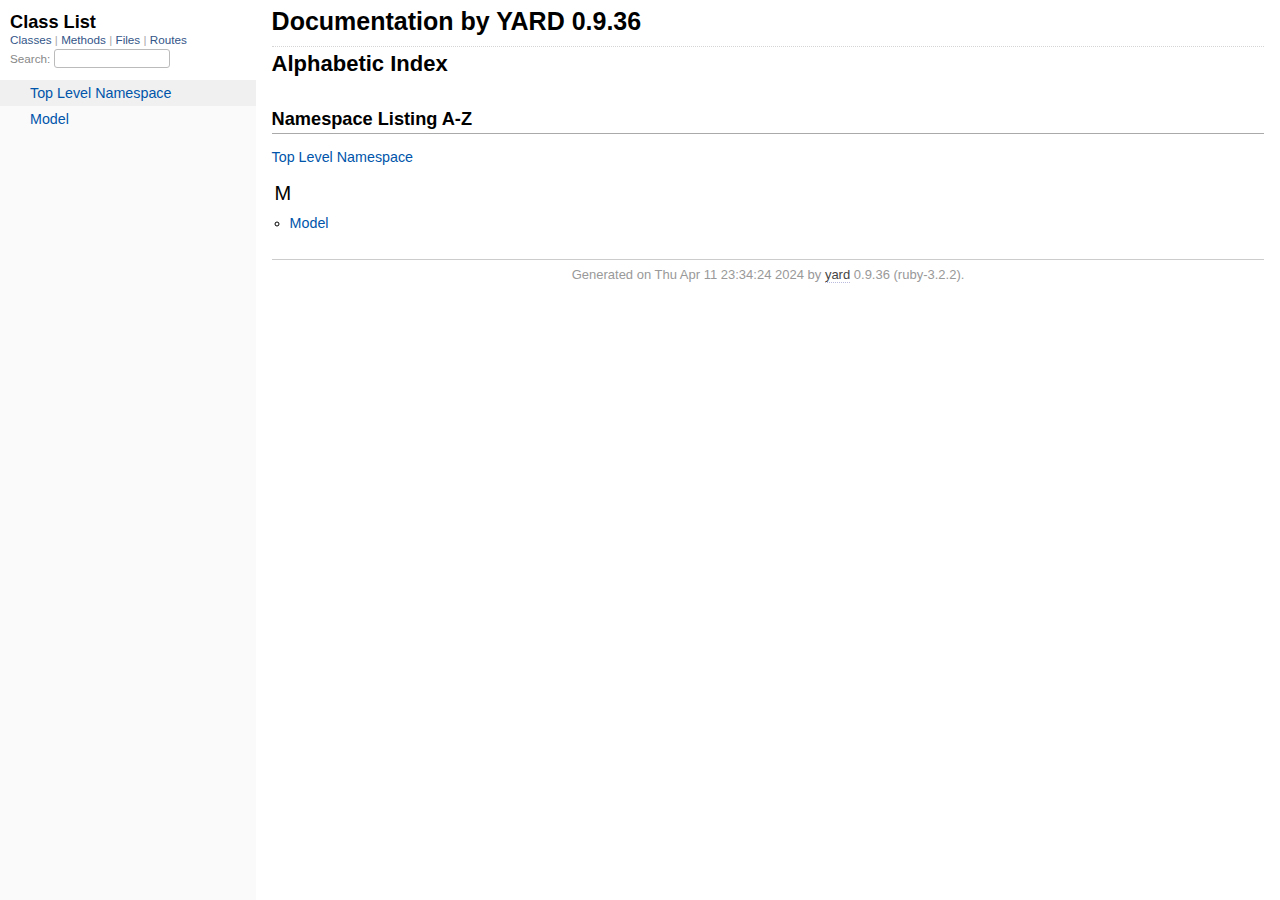
<file: doc/index.html>
<!DOCTYPE html>
<html>
  <head>
    <meta charset="utf-8">
<meta name="viewport" content="width=device-width, initial-scale=1.0">
<title>
  Documentation by YARD 0.9.36
  
</title>

  <link rel="stylesheet" href="css/style.css" type="text/css" />

  <link rel="stylesheet" href="css/common.css" type="text/css" />

<script type="text/javascript">
  pathId = null;
  relpath = '';
</script>


  <script type="text/javascript" charset="utf-8" src="js/jquery.js"></script>

  <script type="text/javascript" charset="utf-8" src="js/app.js"></script>

  <script type="text/javascript" charset="utf-8" src="js/custom.js"></script>


  </head>
  <body>
    <div class="nav_wrap">
      <iframe id="nav" src="class_list.html?1"></iframe>
      <div id="resizer"></div>
    </div>

    <div id="main" tabindex="-1">
      <div id="header">
        <div id="menu">
  
</div>

        <div id="search">
  
    <a class="full_list_link" id="class_list_link"
        href="class_list.html">

        <svg width="24" height="24">
          <rect x="0" y="4" width="24" height="4" rx="1" ry="1"></rect>
          <rect x="0" y="12" width="24" height="4" rx="1" ry="1"></rect>
          <rect x="0" y="20" width="24" height="4" rx="1" ry="1"></rect>
        </svg>
    </a>
  
</div>
        <div class="clear"></div>
      </div>

      <div id="content"><h1 class="noborder title">Documentation by YARD 0.9.36</h1>
<div id="listing">
  <h1 class="alphaindex">Alphabetic Index</h1>
  
<div class="clear"></div>
<h2>Namespace Listing A-Z</h2>


  <ul class="toplevel"><li><span class='object_link'><a href="top-level-namespace.html" title="Top Level Namespace (root)">Top Level Namespace</a></span></li></ul>



<table>
  <tr>
    <td valign='top' width="33%">
      
        
        <ul id="alpha_M" class="alpha">
          <li class="letter">M</li>
          <ul>
            
              <li>
                <span class='object_link'><a href="Model.html" title="Model (module)">Model</a></span>
                
              </li>
            
          </ul>
        </ul>
      
    </td>
  </tr>
</table>

</div>

</div>

      <div id="footer">
  Generated on Thu Apr 11 23:34:24 2024 by
  <a href="https://yardoc.org" title="Yay! A Ruby Documentation Tool" target="_parent">yard</a>
  0.9.36 (ruby-3.2.2).
</div>

    </div>
  </body>
</html>
</file>
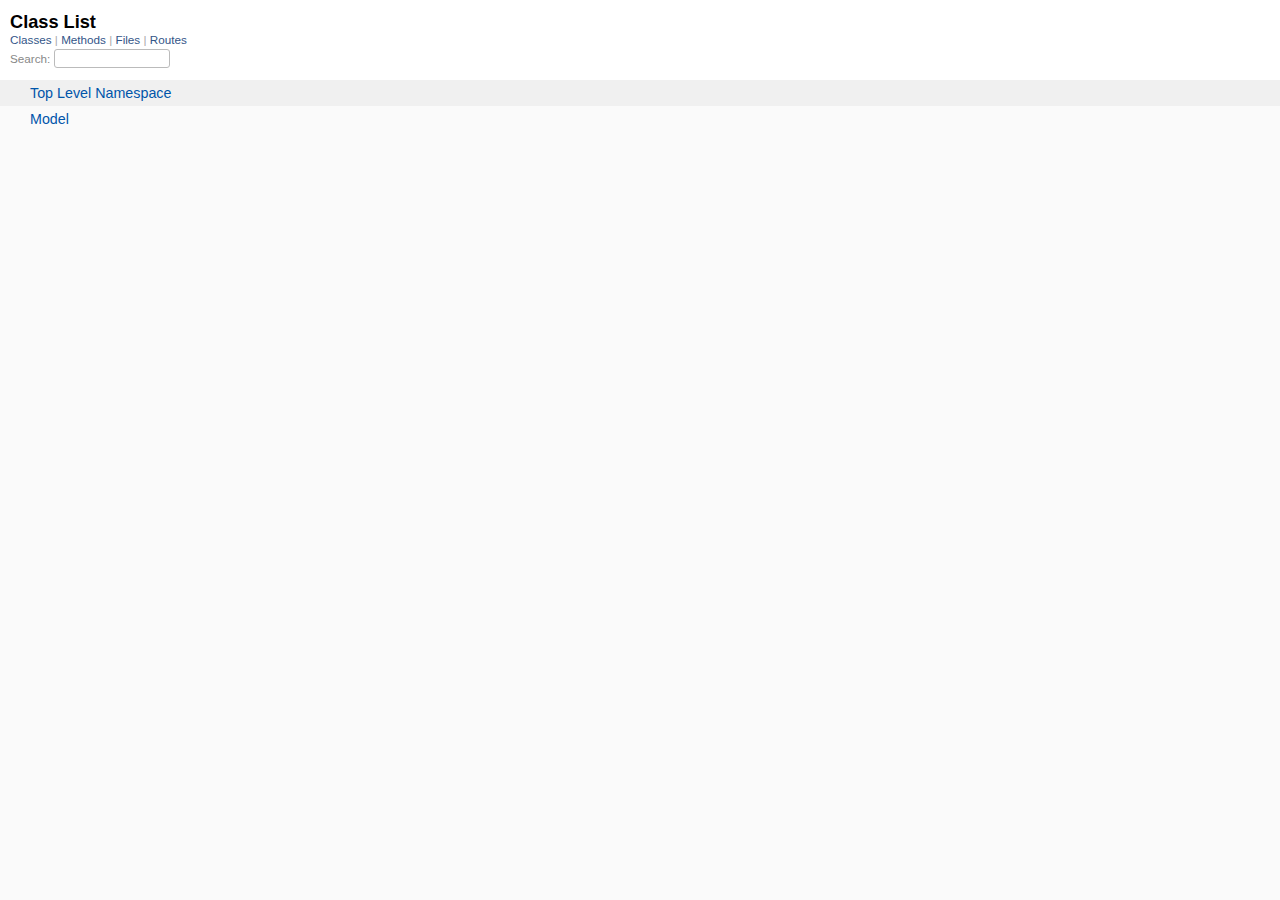
<file: doc/class_list.html>
<!DOCTYPE html>
<html>
  <head>
    <meta name="viewport" content="width=device-width, initial-scale=1.0">
    <meta charset="utf-8" />
    
      <link rel="stylesheet" href="css/full_list.css" type="text/css" media="screen" />
    
      <link rel="stylesheet" href="css/common.css" type="text/css" media="screen" />
    

    
      <script type="text/javascript" charset="utf-8" src="js/jquery.js"></script>
    
      <script type="text/javascript" charset="utf-8" src="js/full_list.js"></script>
    

    <title>Class List</title>
    <base id="base_target" target="_parent" />
  </head>
  <body>
    <div id="content">
      <div class="fixed_header">
        <h1 id="full_list_header">Class List</h1>
        <div id="full_list_nav">
          
            <span><a target="_self" href="class_list.html">
              Classes
            </a></span>
          
            <span><a target="_self" href="method_list.html">
              Methods
            </a></span>
          
            <span><a target="_self" href="file_list.html">
              Files
            </a></span>
          
            <span><a target="_self" href="route_list.html">
              Routes
            </a></span>
          
        </div>

        <div id="search">Search: <input type="text" /></div>
      </div>

      <ul id="full_list" class="class">
        <li id="object_" class="odd"><div class="item" style="padding-left:30px"><span class='object_link'><a href="top-level-namespace.html" title="Top Level Namespace (root)">Top Level Namespace</a></span></div></li>
<li id='object_Model' class='even'><div class='item' style='padding-left:30px'><span class='object_link'><a href="Model.html" title="Model (module)">Model</a></span><small class='search_info'>Top Level Namespace</small></div></li>

      </ul>
    </div>
  </body>
</html>
</file>
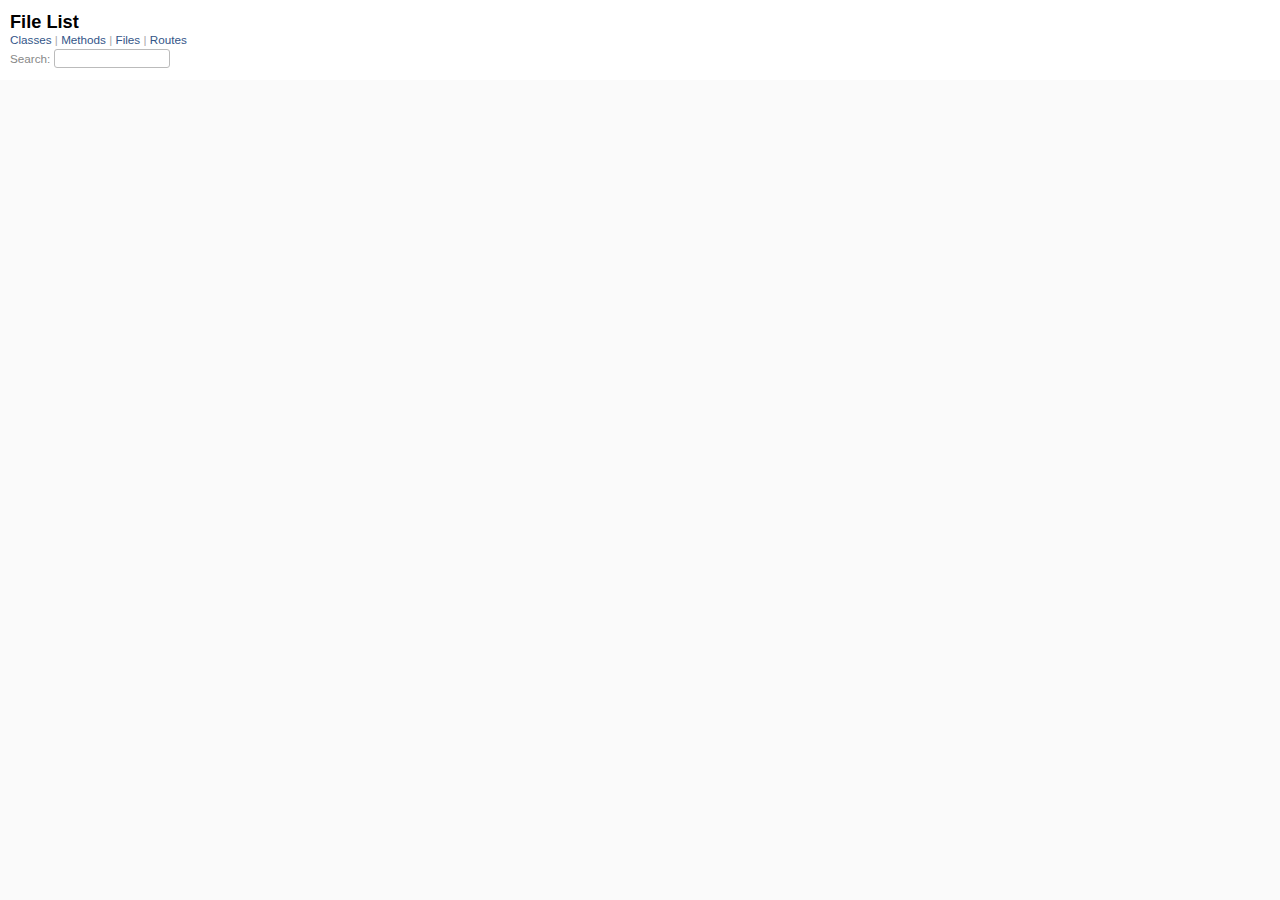
<file: doc/file_list.html>
<!DOCTYPE html>
<html>
  <head>
    <meta name="viewport" content="width=device-width, initial-scale=1.0">
    <meta charset="utf-8" />
    
      <link rel="stylesheet" href="css/full_list.css" type="text/css" media="screen" />
    
      <link rel="stylesheet" href="css/common.css" type="text/css" media="screen" />
    

    
      <script type="text/javascript" charset="utf-8" src="js/jquery.js"></script>
    
      <script type="text/javascript" charset="utf-8" src="js/full_list.js"></script>
    

    <title>File List</title>
    <base id="base_target" target="_parent" />
  </head>
  <body>
    <div id="content">
      <div class="fixed_header">
        <h1 id="full_list_header">File List</h1>
        <div id="full_list_nav">
          
            <span><a target="_self" href="class_list.html">
              Classes
            </a></span>
          
            <span><a target="_self" href="method_list.html">
              Methods
            </a></span>
          
            <span><a target="_self" href="file_list.html">
              Files
            </a></span>
          
            <span><a target="_self" href="route_list.html">
              Routes
            </a></span>
          
        </div>

        <div id="search">Search: <input type="text" /></div>
      </div>

      <ul id="full_list" class="file">
        


      </ul>
    </div>
  </body>
</html>
</file>
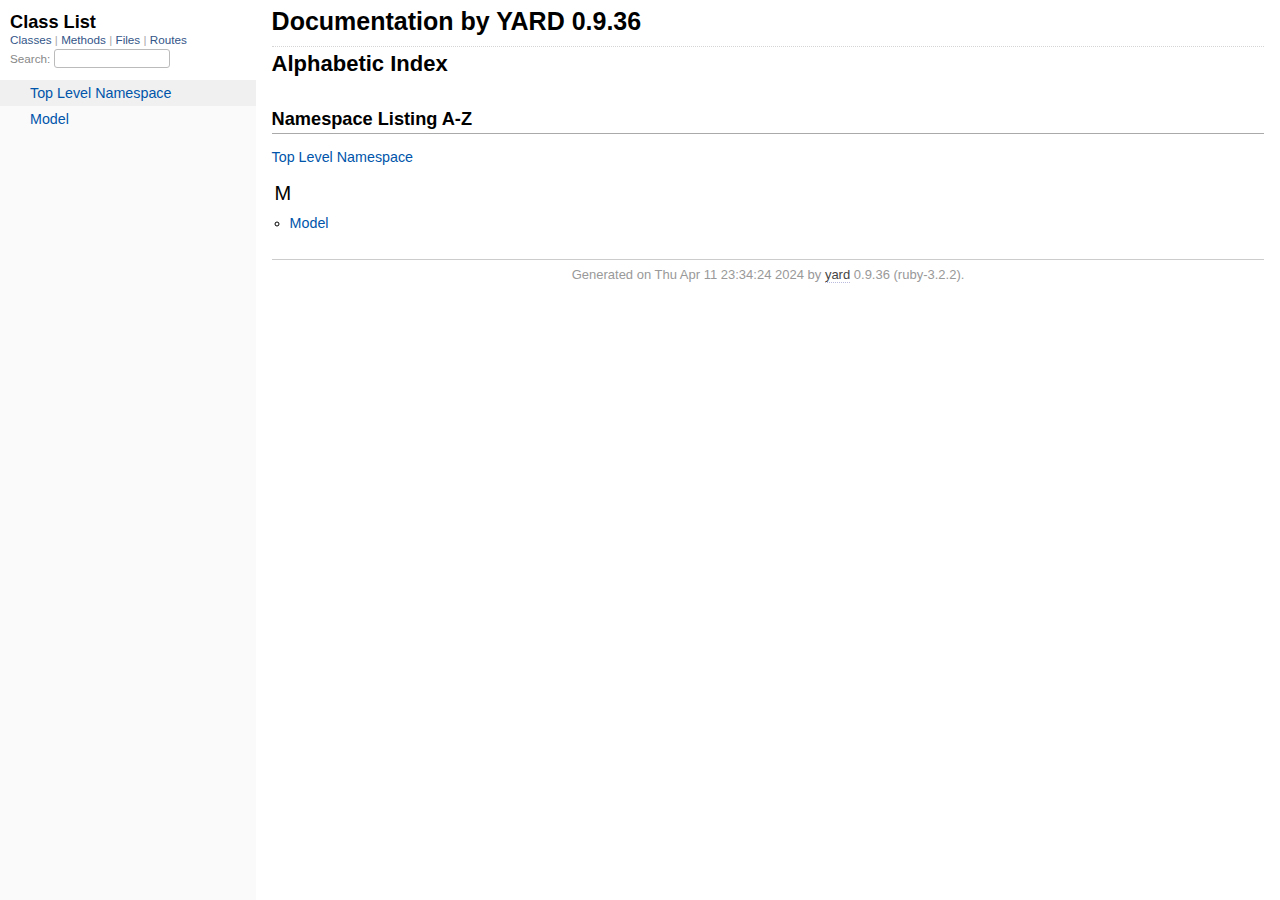
<file: doc/frames.html>
<!DOCTYPE html>
<html>
<head>
  <meta charset="utf-8">
	<title>Documentation by YARD 0.9.36</title>
</head>
<script type="text/javascript">
var mainUrl = 'index.html';
try {
    var match = decodeURIComponent(window.location.hash).match(/^#!(.+)/);
    var name = match ? match[1] : mainUrl;
    var url = new URL(name, location.href);
    window.top.location.replace(url.origin === location.origin ? name : mainUrl);
} catch (e) {
    window.top.location.replace(mainUrl);
}
</script>
<noscript>
  <h1>Oops!</h1>
  <h2>YARD requires JavaScript!</h2>
</noscript>
</html>
</file>
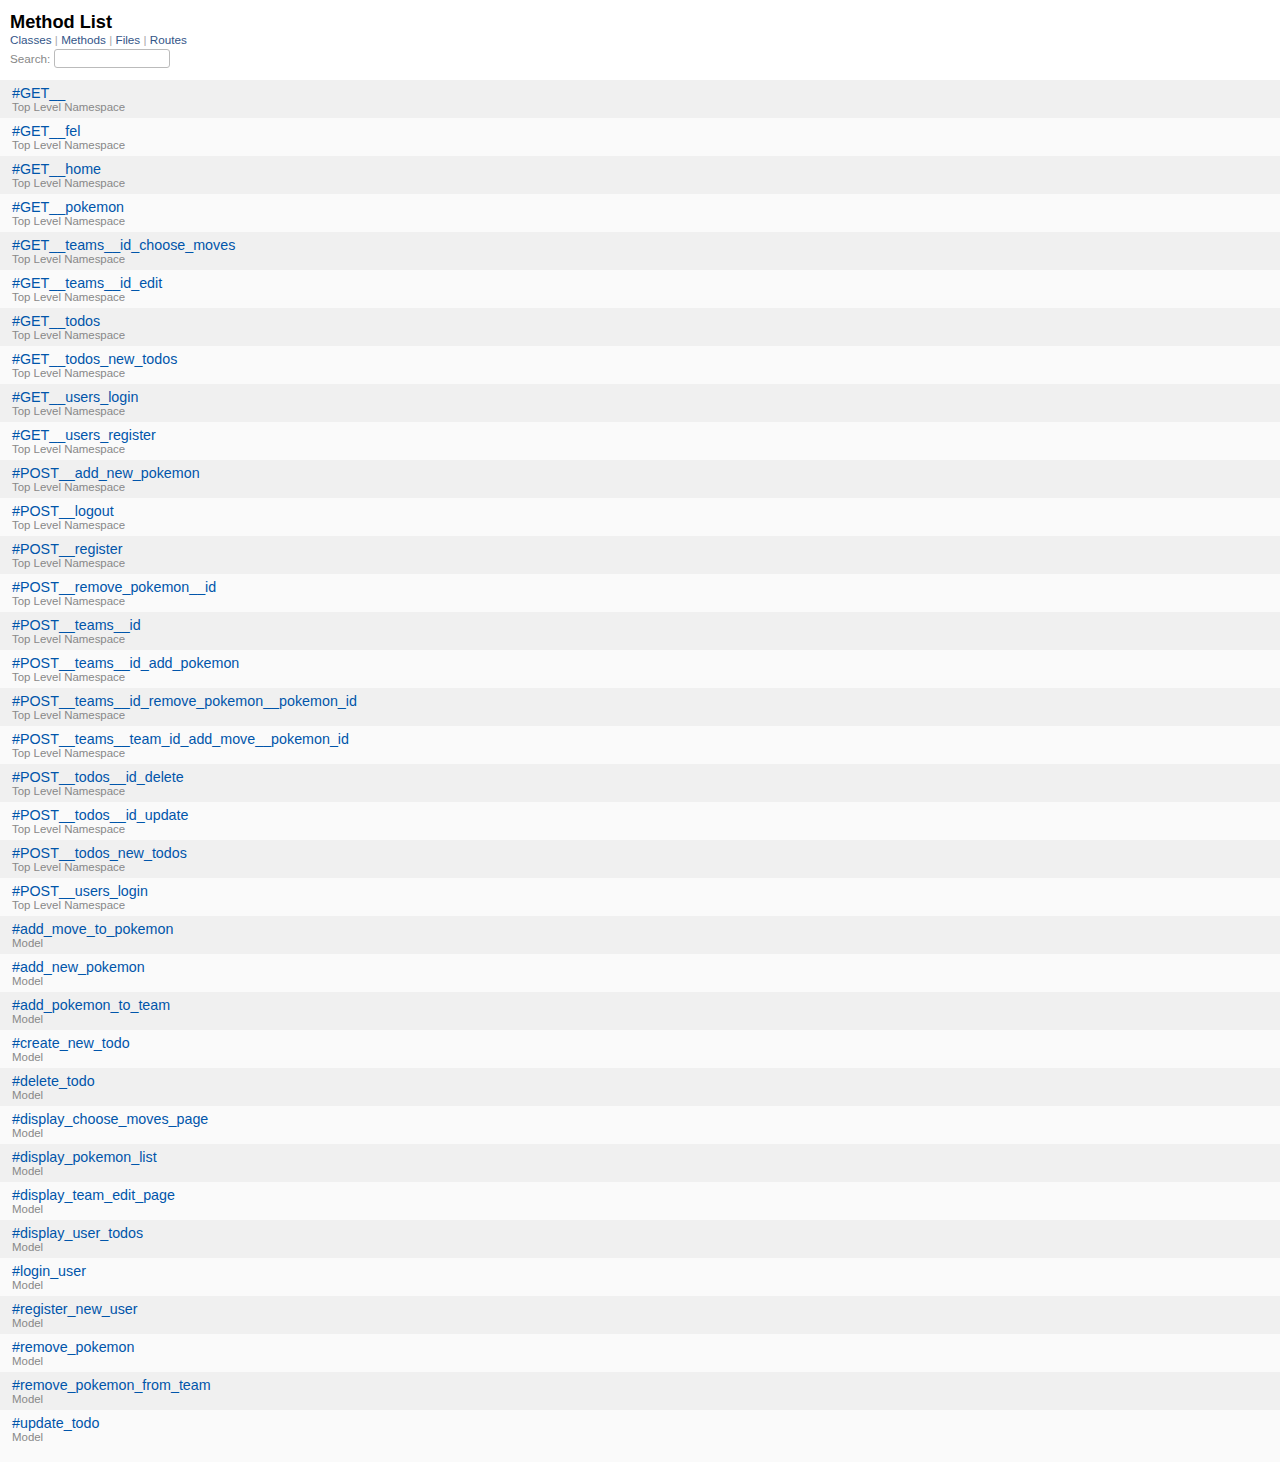
<file: doc/method_list.html>
<!DOCTYPE html>
<html>
  <head>
    <meta name="viewport" content="width=device-width, initial-scale=1.0">
    <meta charset="utf-8" />
    
      <link rel="stylesheet" href="css/full_list.css" type="text/css" media="screen" />
    
      <link rel="stylesheet" href="css/common.css" type="text/css" media="screen" />
    

    
      <script type="text/javascript" charset="utf-8" src="js/jquery.js"></script>
    
      <script type="text/javascript" charset="utf-8" src="js/full_list.js"></script>
    

    <title>Method List</title>
    <base id="base_target" target="_parent" />
  </head>
  <body>
    <div id="content">
      <div class="fixed_header">
        <h1 id="full_list_header">Method List</h1>
        <div id="full_list_nav">
          
            <span><a target="_self" href="class_list.html">
              Classes
            </a></span>
          
            <span><a target="_self" href="method_list.html">
              Methods
            </a></span>
          
            <span><a target="_self" href="file_list.html">
              Files
            </a></span>
          
            <span><a target="_self" href="route_list.html">
              Routes
            </a></span>
          
        </div>

        <div id="search">Search: <input type="text" /></div>
      </div>

      <ul id="full_list" class="method">
        

  <li class="odd ">
    <div class="item">
      <span class='object_link'><a href="top-level-namespace.html#GET__-instance_method" title="#GET__ (method)">#GET__</a></span>
      <small>Top Level Namespace</small>
    </div>
  </li>
  

  <li class="even ">
    <div class="item">
      <span class='object_link'><a href="top-level-namespace.html#GET__fel-instance_method" title="#GET__fel (method)">#GET__fel</a></span>
      <small>Top Level Namespace</small>
    </div>
  </li>
  

  <li class="odd ">
    <div class="item">
      <span class='object_link'><a href="top-level-namespace.html#GET__home-instance_method" title="#GET__home (method)">#GET__home</a></span>
      <small>Top Level Namespace</small>
    </div>
  </li>
  

  <li class="even ">
    <div class="item">
      <span class='object_link'><a href="top-level-namespace.html#GET__pokemon-instance_method" title="#GET__pokemon (method)">#GET__pokemon</a></span>
      <small>Top Level Namespace</small>
    </div>
  </li>
  

  <li class="odd ">
    <div class="item">
      <span class='object_link'><a href="top-level-namespace.html#GET__teams__id_choose_moves-instance_method" title="#GET__teams__id_choose_moves (method)">#GET__teams__id_choose_moves</a></span>
      <small>Top Level Namespace</small>
    </div>
  </li>
  

  <li class="even ">
    <div class="item">
      <span class='object_link'><a href="top-level-namespace.html#GET__teams__id_edit-instance_method" title="#GET__teams__id_edit (method)">#GET__teams__id_edit</a></span>
      <small>Top Level Namespace</small>
    </div>
  </li>
  

  <li class="odd ">
    <div class="item">
      <span class='object_link'><a href="top-level-namespace.html#GET__todos-instance_method" title="#GET__todos (method)">#GET__todos</a></span>
      <small>Top Level Namespace</small>
    </div>
  </li>
  

  <li class="even ">
    <div class="item">
      <span class='object_link'><a href="top-level-namespace.html#GET__todos_new_todos-instance_method" title="#GET__todos_new_todos (method)">#GET__todos_new_todos</a></span>
      <small>Top Level Namespace</small>
    </div>
  </li>
  

  <li class="odd ">
    <div class="item">
      <span class='object_link'><a href="top-level-namespace.html#GET__users_login-instance_method" title="#GET__users_login (method)">#GET__users_login</a></span>
      <small>Top Level Namespace</small>
    </div>
  </li>
  

  <li class="even ">
    <div class="item">
      <span class='object_link'><a href="top-level-namespace.html#GET__users_register-instance_method" title="#GET__users_register (method)">#GET__users_register</a></span>
      <small>Top Level Namespace</small>
    </div>
  </li>
  

  <li class="odd ">
    <div class="item">
      <span class='object_link'><a href="top-level-namespace.html#POST__add_new_pokemon-instance_method" title="#POST__add_new_pokemon (method)">#POST__add_new_pokemon</a></span>
      <small>Top Level Namespace</small>
    </div>
  </li>
  

  <li class="even ">
    <div class="item">
      <span class='object_link'><a href="top-level-namespace.html#POST__logout-instance_method" title="#POST__logout (method)">#POST__logout</a></span>
      <small>Top Level Namespace</small>
    </div>
  </li>
  

  <li class="odd ">
    <div class="item">
      <span class='object_link'><a href="top-level-namespace.html#POST__register-instance_method" title="#POST__register (method)">#POST__register</a></span>
      <small>Top Level Namespace</small>
    </div>
  </li>
  

  <li class="even ">
    <div class="item">
      <span class='object_link'><a href="top-level-namespace.html#POST__remove_pokemon__id-instance_method" title="#POST__remove_pokemon__id (method)">#POST__remove_pokemon__id</a></span>
      <small>Top Level Namespace</small>
    </div>
  </li>
  

  <li class="odd ">
    <div class="item">
      <span class='object_link'><a href="top-level-namespace.html#POST__teams__id-instance_method" title="#POST__teams__id (method)">#POST__teams__id</a></span>
      <small>Top Level Namespace</small>
    </div>
  </li>
  

  <li class="even ">
    <div class="item">
      <span class='object_link'><a href="top-level-namespace.html#POST__teams__id_add_pokemon-instance_method" title="#POST__teams__id_add_pokemon (method)">#POST__teams__id_add_pokemon</a></span>
      <small>Top Level Namespace</small>
    </div>
  </li>
  

  <li class="odd ">
    <div class="item">
      <span class='object_link'><a href="top-level-namespace.html#POST__teams__id_remove_pokemon__pokemon_id-instance_method" title="#POST__teams__id_remove_pokemon__pokemon_id (method)">#POST__teams__id_remove_pokemon__pokemon_id</a></span>
      <small>Top Level Namespace</small>
    </div>
  </li>
  

  <li class="even ">
    <div class="item">
      <span class='object_link'><a href="top-level-namespace.html#POST__teams__team_id_add_move__pokemon_id-instance_method" title="#POST__teams__team_id_add_move__pokemon_id (method)">#POST__teams__team_id_add_move__pokemon_id</a></span>
      <small>Top Level Namespace</small>
    </div>
  </li>
  

  <li class="odd ">
    <div class="item">
      <span class='object_link'><a href="top-level-namespace.html#POST__todos__id_delete-instance_method" title="#POST__todos__id_delete (method)">#POST__todos__id_delete</a></span>
      <small>Top Level Namespace</small>
    </div>
  </li>
  

  <li class="even ">
    <div class="item">
      <span class='object_link'><a href="top-level-namespace.html#POST__todos__id_update-instance_method" title="#POST__todos__id_update (method)">#POST__todos__id_update</a></span>
      <small>Top Level Namespace</small>
    </div>
  </li>
  

  <li class="odd ">
    <div class="item">
      <span class='object_link'><a href="top-level-namespace.html#POST__todos_new_todos-instance_method" title="#POST__todos_new_todos (method)">#POST__todos_new_todos</a></span>
      <small>Top Level Namespace</small>
    </div>
  </li>
  

  <li class="even ">
    <div class="item">
      <span class='object_link'><a href="top-level-namespace.html#POST__users_login-instance_method" title="#POST__users_login (method)">#POST__users_login</a></span>
      <small>Top Level Namespace</small>
    </div>
  </li>
  

  <li class="odd ">
    <div class="item">
      <span class='object_link'><a href="Model.html#add_move_to_pokemon-instance_method" title="Model#add_move_to_pokemon (method)">#add_move_to_pokemon</a></span>
      <small>Model</small>
    </div>
  </li>
  

  <li class="even ">
    <div class="item">
      <span class='object_link'><a href="Model.html#add_new_pokemon-instance_method" title="Model#add_new_pokemon (method)">#add_new_pokemon</a></span>
      <small>Model</small>
    </div>
  </li>
  

  <li class="odd ">
    <div class="item">
      <span class='object_link'><a href="Model.html#add_pokemon_to_team-instance_method" title="Model#add_pokemon_to_team (method)">#add_pokemon_to_team</a></span>
      <small>Model</small>
    </div>
  </li>
  

  <li class="even ">
    <div class="item">
      <span class='object_link'><a href="Model.html#create_new_todo-instance_method" title="Model#create_new_todo (method)">#create_new_todo</a></span>
      <small>Model</small>
    </div>
  </li>
  

  <li class="odd ">
    <div class="item">
      <span class='object_link'><a href="Model.html#delete_todo-instance_method" title="Model#delete_todo (method)">#delete_todo</a></span>
      <small>Model</small>
    </div>
  </li>
  

  <li class="even ">
    <div class="item">
      <span class='object_link'><a href="Model.html#display_choose_moves_page-instance_method" title="Model#display_choose_moves_page (method)">#display_choose_moves_page</a></span>
      <small>Model</small>
    </div>
  </li>
  

  <li class="odd ">
    <div class="item">
      <span class='object_link'><a href="Model.html#display_pokemon_list-instance_method" title="Model#display_pokemon_list (method)">#display_pokemon_list</a></span>
      <small>Model</small>
    </div>
  </li>
  

  <li class="even ">
    <div class="item">
      <span class='object_link'><a href="Model.html#display_team_edit_page-instance_method" title="Model#display_team_edit_page (method)">#display_team_edit_page</a></span>
      <small>Model</small>
    </div>
  </li>
  

  <li class="odd ">
    <div class="item">
      <span class='object_link'><a href="Model.html#display_user_todos-instance_method" title="Model#display_user_todos (method)">#display_user_todos</a></span>
      <small>Model</small>
    </div>
  </li>
  

  <li class="even ">
    <div class="item">
      <span class='object_link'><a href="Model.html#login_user-instance_method" title="Model#login_user (method)">#login_user</a></span>
      <small>Model</small>
    </div>
  </li>
  

  <li class="odd ">
    <div class="item">
      <span class='object_link'><a href="Model.html#register_new_user-instance_method" title="Model#register_new_user (method)">#register_new_user</a></span>
      <small>Model</small>
    </div>
  </li>
  

  <li class="even ">
    <div class="item">
      <span class='object_link'><a href="Model.html#remove_pokemon-instance_method" title="Model#remove_pokemon (method)">#remove_pokemon</a></span>
      <small>Model</small>
    </div>
  </li>
  

  <li class="odd ">
    <div class="item">
      <span class='object_link'><a href="Model.html#remove_pokemon_from_team-instance_method" title="Model#remove_pokemon_from_team (method)">#remove_pokemon_from_team</a></span>
      <small>Model</small>
    </div>
  </li>
  

  <li class="even ">
    <div class="item">
      <span class='object_link'><a href="Model.html#update_todo-instance_method" title="Model#update_todo (method)">#update_todo</a></span>
      <small>Model</small>
    </div>
  </li>
  


      </ul>
    </div>
  </body>
</html>
</file>
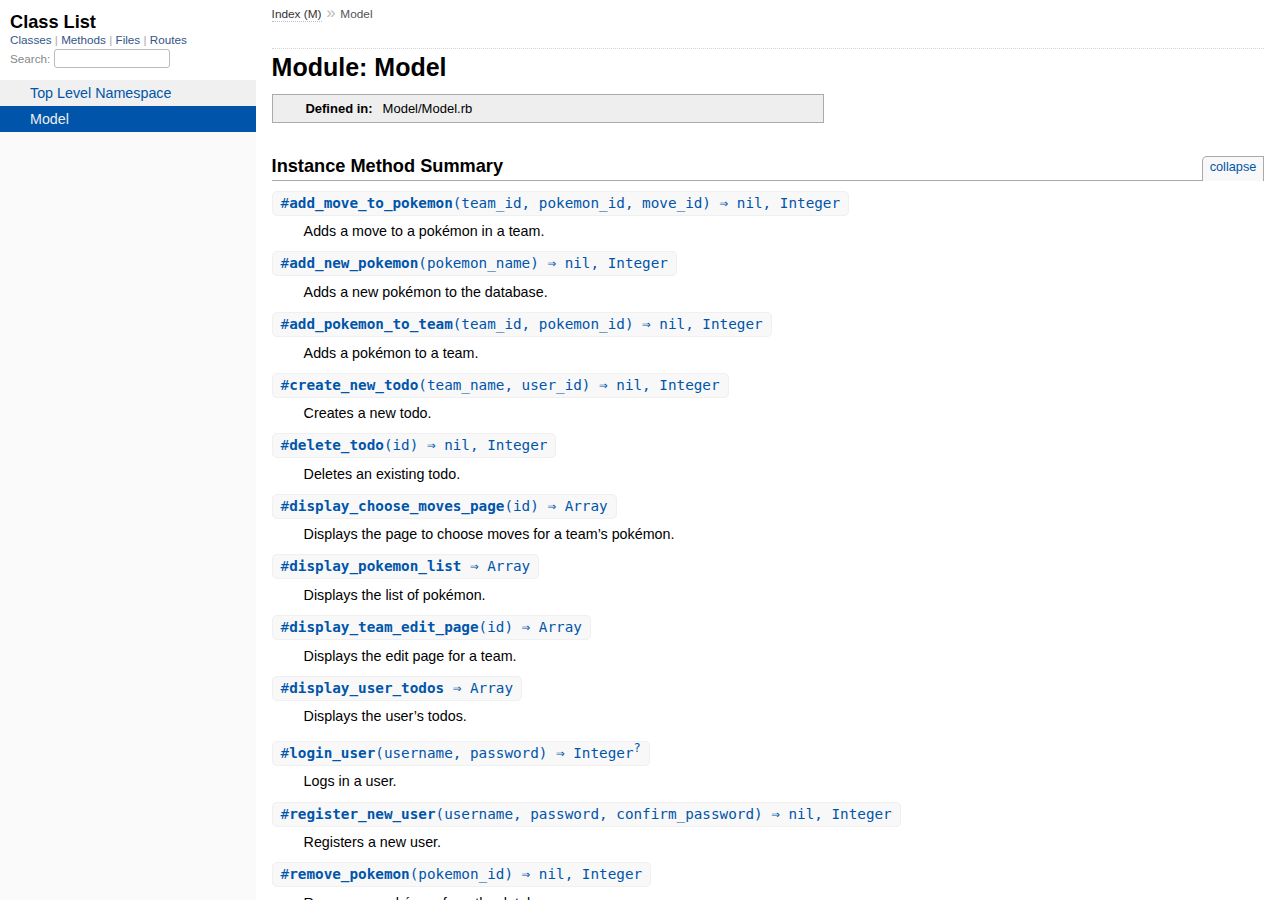
<file: doc/Model.html>
<!DOCTYPE html>
<html>
  <head>
    <meta charset="utf-8">
<meta name="viewport" content="width=device-width, initial-scale=1.0">
<title>
  Module: Model
  
    &mdash; Documentation by YARD 0.9.36
  
</title>

  <link rel="stylesheet" href="css/style.css" type="text/css" />

  <link rel="stylesheet" href="css/common.css" type="text/css" />

<script type="text/javascript">
  pathId = "Model";
  relpath = '';
</script>


  <script type="text/javascript" charset="utf-8" src="js/jquery.js"></script>

  <script type="text/javascript" charset="utf-8" src="js/app.js"></script>

  <script type="text/javascript" charset="utf-8" src="js/custom.js"></script>


  </head>
  <body>
    <div class="nav_wrap">
      <iframe id="nav" src="class_list.html?1"></iframe>
      <div id="resizer"></div>
    </div>

    <div id="main" tabindex="-1">
      <div id="header">
        <div id="menu">
  
    <a href="_index.html">Index (M)</a> &raquo;
    
    
    <span class="title">Model</span>
  
</div>

        <div id="search">
  
    <a class="full_list_link" id="class_list_link"
        href="class_list.html">

        <svg width="24" height="24">
          <rect x="0" y="4" width="24" height="4" rx="1" ry="1"></rect>
          <rect x="0" y="12" width="24" height="4" rx="1" ry="1"></rect>
          <rect x="0" y="20" width="24" height="4" rx="1" ry="1"></rect>
        </svg>
    </a>
  
</div>
        <div class="clear"></div>
      </div>

      <div id="content"><h1>Module: Model
  
  
  
</h1>
<div class="box_info">
  

  
  
  
  
  

  

  
  <dl>
    <dt>Defined in:</dt>
    <dd>Model/Model.rb</dd>
  </dl>
  
</div>








  
    <h2>
      Instance Method Summary
      <small><a href="#" class="summary_toggle">collapse</a></small>
    </h2>

    <ul class="summary">
      
        <li class="public ">
  <span class="summary_signature">
    
      <a href="#add_move_to_pokemon-instance_method" title="#add_move_to_pokemon (instance method)">#<strong>add_move_to_pokemon</strong>(team_id, pokemon_id, move_id)  &#x21d2; nil, Integer </a>
    

    
  </span>
  
  
  
  
  
  
  

  
    <span class="summary_desc"><div class='inline'>
<p>Adds a move to a pokémon in a team.</p>
</div></span>
  
</li>

      
        <li class="public ">
  <span class="summary_signature">
    
      <a href="#add_new_pokemon-instance_method" title="#add_new_pokemon (instance method)">#<strong>add_new_pokemon</strong>(pokemon_name)  &#x21d2; nil, Integer </a>
    

    
  </span>
  
  
  
  
  
  
  

  
    <span class="summary_desc"><div class='inline'>
<p>Adds a new pokémon to the database.</p>
</div></span>
  
</li>

      
        <li class="public ">
  <span class="summary_signature">
    
      <a href="#add_pokemon_to_team-instance_method" title="#add_pokemon_to_team (instance method)">#<strong>add_pokemon_to_team</strong>(team_id, pokemon_id)  &#x21d2; nil, Integer </a>
    

    
  </span>
  
  
  
  
  
  
  

  
    <span class="summary_desc"><div class='inline'>
<p>Adds a pokémon to a team.</p>
</div></span>
  
</li>

      
        <li class="public ">
  <span class="summary_signature">
    
      <a href="#create_new_todo-instance_method" title="#create_new_todo (instance method)">#<strong>create_new_todo</strong>(team_name, user_id)  &#x21d2; nil, Integer </a>
    

    
  </span>
  
  
  
  
  
  
  

  
    <span class="summary_desc"><div class='inline'>
<p>Creates a new todo.</p>
</div></span>
  
</li>

      
        <li class="public ">
  <span class="summary_signature">
    
      <a href="#delete_todo-instance_method" title="#delete_todo (instance method)">#<strong>delete_todo</strong>(id)  &#x21d2; nil, Integer </a>
    

    
  </span>
  
  
  
  
  
  
  

  
    <span class="summary_desc"><div class='inline'>
<p>Deletes an existing todo.</p>
</div></span>
  
</li>

      
        <li class="public ">
  <span class="summary_signature">
    
      <a href="#display_choose_moves_page-instance_method" title="#display_choose_moves_page (instance method)">#<strong>display_choose_moves_page</strong>(id)  &#x21d2; Array </a>
    

    
  </span>
  
  
  
  
  
  
  

  
    <span class="summary_desc"><div class='inline'>
<p>Displays the page to choose moves for a team’s pokémon.</p>
</div></span>
  
</li>

      
        <li class="public ">
  <span class="summary_signature">
    
      <a href="#display_pokemon_list-instance_method" title="#display_pokemon_list (instance method)">#<strong>display_pokemon_list</strong>  &#x21d2; Array </a>
    

    
  </span>
  
  
  
  
  
  
  

  
    <span class="summary_desc"><div class='inline'>
<p>Displays the list of pokémon.</p>
</div></span>
  
</li>

      
        <li class="public ">
  <span class="summary_signature">
    
      <a href="#display_team_edit_page-instance_method" title="#display_team_edit_page (instance method)">#<strong>display_team_edit_page</strong>(id)  &#x21d2; Array </a>
    

    
  </span>
  
  
  
  
  
  
  

  
    <span class="summary_desc"><div class='inline'>
<p>Displays the edit page for a team.</p>
</div></span>
  
</li>

      
        <li class="public ">
  <span class="summary_signature">
    
      <a href="#display_user_todos-instance_method" title="#display_user_todos (instance method)">#<strong>display_user_todos</strong>  &#x21d2; Array </a>
    

    
  </span>
  
  
  
  
  
  
  

  
    <span class="summary_desc"><div class='inline'>
<p>Displays the user’s todos.</p>
</div></span>
  
</li>

      
        <li class="public ">
  <span class="summary_signature">
    
      <a href="#login_user-instance_method" title="#login_user (instance method)">#<strong>login_user</strong>(username, password)  &#x21d2; Integer<sup>?</sup> </a>
    

    
  </span>
  
  
  
  
  
  
  

  
    <span class="summary_desc"><div class='inline'>
<p>Logs in a user.</p>
</div></span>
  
</li>

      
        <li class="public ">
  <span class="summary_signature">
    
      <a href="#register_new_user-instance_method" title="#register_new_user (instance method)">#<strong>register_new_user</strong>(username, password, confirm_password)  &#x21d2; nil, Integer </a>
    

    
  </span>
  
  
  
  
  
  
  

  
    <span class="summary_desc"><div class='inline'>
<p>Registers a new user.</p>
</div></span>
  
</li>

      
        <li class="public ">
  <span class="summary_signature">
    
      <a href="#remove_pokemon-instance_method" title="#remove_pokemon (instance method)">#<strong>remove_pokemon</strong>(pokemon_id)  &#x21d2; nil, Integer </a>
    

    
  </span>
  
  
  
  
  
  
  

  
    <span class="summary_desc"><div class='inline'>
<p>Removes a pokémon from the database.</p>
</div></span>
  
</li>

      
        <li class="public ">
  <span class="summary_signature">
    
      <a href="#remove_pokemon_from_team-instance_method" title="#remove_pokemon_from_team (instance method)">#<strong>remove_pokemon_from_team</strong>(team_id, pokemon_id)  &#x21d2; nil, Integer </a>
    

    
  </span>
  
  
  
  
  
  
  

  
    <span class="summary_desc"><div class='inline'></div></span>
  
</li>

      
        <li class="public ">
  <span class="summary_signature">
    
      <a href="#update_todo-instance_method" title="#update_todo (instance method)">#<strong>update_todo</strong>(id, team_name)  &#x21d2; nil, Integer </a>
    

    
  </span>
  
  
  
  
  
  
  

  
    <span class="summary_desc"><div class='inline'>
<p>Updates an existing todo.</p>
</div></span>
  
</li>

      
    </ul>
  



  <div id="instance_method_details" class="method_details_list">
    <h2>Instance Method Details</h2>

    
      <div class="method_details first">
  <h3 class="signature first" id="add_move_to_pokemon-instance_method">
  
    #<strong>add_move_to_pokemon</strong>(team_id, pokemon_id, move_id)  &#x21d2; <tt>nil</tt>, <tt>Integer</tt> 
  

  

  
</h3><div class="docstring">
  <div class="discussion">
    
<p>Adds a move to a pokémon in a team</p>


  </div>
</div>
<div class="tags">
  <p class="tag_title">Parameters:</p>
<ul class="param">
  
    <li>
      
        <span class='name'>team_id</span>
      
      
        <span class='type'>(<tt>Integer</tt>)</span>
      
      
      
        &mdash;
        <div class='inline'>
<p>The ID of the team</p>
</div>
      
    </li>
  
    <li>
      
        <span class='name'>pokemon_id</span>
      
      
        <span class='type'>(<tt>Integer</tt>)</span>
      
      
      
        &mdash;
        <div class='inline'>
<p>The ID of the pokémon</p>
</div>
      
    </li>
  
    <li>
      
        <span class='name'>move_id</span>
      
      
        <span class='type'>(<tt>Integer</tt>)</span>
      
      
      
        &mdash;
        <div class='inline'>
<p>The ID of the move to be added</p>
</div>
      
    </li>
  
</ul>

<p class="tag_title">Returns:</p>
<ul class="return">
  
    <li>
      
      
        <span class='type'>(<tt>nil</tt>)</span>
      
      
      
    </li>
  
    <li>
      
      
        <span class='type'>(<tt>Integer</tt>)</span>
      
      
      
        &mdash;
        <div class='inline'>
<p>The number of rows affected if addition is successful</p>
</div>
      
    </li>
  
</ul>



</div><table class="source_code">
  <tr>
    <td>
      <pre class="lines">


207
208
209
210
211</pre>
    </td>
    <td>
      <pre class="code"><span class="info file"># File 'Model/Model.rb', line 207</span>

<span class='kw'>def</span> <span class='id identifier rubyid_add_move_to_pokemon'>add_move_to_pokemon</span><span class='lparen'>(</span><span class='id identifier rubyid_team_id'>team_id</span><span class='comma'>,</span> <span class='id identifier rubyid_pokemon_id'>pokemon_id</span><span class='comma'>,</span> <span class='id identifier rubyid_move_id'>move_id</span><span class='rparen'>)</span>
  <span class='id identifier rubyid_db'>db</span> <span class='op'>=</span> <span class='const'>SQLite3</span><span class='op'>::</span><span class='const'>Database</span><span class='period'>.</span><span class='id identifier rubyid_new'>new</span><span class='lparen'>(</span><span class='tstring'><span class='tstring_beg'>&quot;</span><span class='tstring_content'>Data/Pokemon.db</span><span class='tstring_end'>&quot;</span></span><span class='rparen'>)</span>
  <span class='id identifier rubyid_db'>db</span><span class='period'>.</span><span class='id identifier rubyid_execute'>execute</span><span class='lparen'>(</span><span class='tstring'><span class='tstring_beg'>&quot;</span><span class='tstring_content'>INSERT INTO Moves_Pokemon(team_id, pokemon_id, move_id) VALUES (?, ?, ?)</span><span class='tstring_end'>&quot;</span></span><span class='comma'>,</span> <span class='lbracket'>[</span><span class='id identifier rubyid_team_id'>team_id</span><span class='comma'>,</span> <span class='id identifier rubyid_pokemon_id'>pokemon_id</span><span class='comma'>,</span> <span class='id identifier rubyid_move_id'>move_id</span><span class='rbracket'>]</span><span class='rparen'>)</span>
  <span class='id identifier rubyid_redirect'>redirect</span><span class='lparen'>(</span><span class='tstring'><span class='tstring_beg'>&quot;</span><span class='tstring_content'>/teams/</span><span class='embexpr_beg'>#{</span><span class='id identifier rubyid_team_id'>team_id</span><span class='embexpr_end'>}</span><span class='tstring_content'>/edit</span><span class='tstring_end'>&quot;</span></span><span class='rparen'>)</span>
<span class='kw'>end</span></pre>
    </td>
  </tr>
</table>
</div>
    
      <div class="method_details ">
  <h3 class="signature " id="add_new_pokemon-instance_method">
  
    #<strong>add_new_pokemon</strong>(pokemon_name)  &#x21d2; <tt>nil</tt>, <tt>Integer</tt> 
  

  

  
</h3><div class="docstring">
  <div class="discussion">
    
<p>Adds a new pokémon to the database</p>


  </div>
</div>
<div class="tags">
  <p class="tag_title">Parameters:</p>
<ul class="param">
  
    <li>
      
        <span class='name'>pokemon_name</span>
      
      
        <span class='type'>(<tt>String</tt>)</span>
      
      
      
        &mdash;
        <div class='inline'>
<p>The name of the new pokémon</p>
</div>
      
    </li>
  
</ul>

<p class="tag_title">Returns:</p>
<ul class="return">
  
    <li>
      
      
        <span class='type'>(<tt>nil</tt>)</span>
      
      
      
    </li>
  
    <li>
      
      
        <span class='type'>(<tt>Integer</tt>)</span>
      
      
      
        &mdash;
        <div class='inline'>
<p>The number of rows affected if addition is successful</p>
</div>
      
    </li>
  
</ul>



</div><table class="source_code">
  <tr>
    <td>
      <pre class="lines">


97
98
99
100
101
102
103
104
105</pre>
    </td>
    <td>
      <pre class="code"><span class="info file"># File 'Model/Model.rb', line 97</span>

<span class='kw'>def</span> <span class='id identifier rubyid_add_new_pokemon'>add_new_pokemon</span><span class='lparen'>(</span><span class='id identifier rubyid_pokemon_name'>pokemon_name</span><span class='rparen'>)</span>
  <span class='kw'>if</span> <span class='id identifier rubyid_current_user_admin?'>current_user_admin?</span>
    <span class='id identifier rubyid_db'>db</span> <span class='op'>=</span> <span class='const'>SQLite3</span><span class='op'>::</span><span class='const'>Database</span><span class='period'>.</span><span class='id identifier rubyid_new'>new</span><span class='lparen'>(</span><span class='tstring'><span class='tstring_beg'>&quot;</span><span class='tstring_content'>Data/Pokemon.db</span><span class='tstring_end'>&quot;</span></span><span class='rparen'>)</span>
    <span class='id identifier rubyid_db'>db</span><span class='period'>.</span><span class='id identifier rubyid_execute'>execute</span><span class='lparen'>(</span><span class='tstring'><span class='tstring_beg'>&quot;</span><span class='tstring_content'>INSERT INTO Pokemon (name) VALUES (?)</span><span class='tstring_end'>&quot;</span></span><span class='comma'>,</span> <span class='id identifier rubyid_pokemon_name'>pokemon_name</span><span class='rparen'>)</span>
    <span class='id identifier rubyid_redirect'>redirect</span><span class='lparen'>(</span><span class='tstring'><span class='tstring_beg'>&#39;</span><span class='tstring_content'>/pokemon</span><span class='tstring_end'>&#39;</span></span><span class='rparen'>)</span>
  <span class='kw'>else</span>
    <span class='id identifier rubyid_redirect'>redirect</span><span class='lparen'>(</span><span class='tstring'><span class='tstring_beg'>&#39;</span><span class='tstring_content'>/fel</span><span class='tstring_end'>&#39;</span></span><span class='rparen'>)</span>
  <span class='kw'>end</span>
<span class='kw'>end</span></pre>
    </td>
  </tr>
</table>
</div>
    
      <div class="method_details ">
  <h3 class="signature " id="add_pokemon_to_team-instance_method">
  
    #<strong>add_pokemon_to_team</strong>(team_id, pokemon_id)  &#x21d2; <tt>nil</tt>, <tt>Integer</tt> 
  

  

  
</h3><div class="docstring">
  <div class="discussion">
    
<p>Adds a pokémon to a team</p>


  </div>
</div>
<div class="tags">
  <p class="tag_title">Parameters:</p>
<ul class="param">
  
    <li>
      
        <span class='name'>team_id</span>
      
      
        <span class='type'>(<tt>Integer</tt>)</span>
      
      
      
        &mdash;
        <div class='inline'>
<p>The ID of the team</p>
</div>
      
    </li>
  
    <li>
      
        <span class='name'>pokemon_id</span>
      
      
        <span class='type'>(<tt>Integer</tt>)</span>
      
      
      
        &mdash;
        <div class='inline'>
<p>The ID of the pokémon to be added</p>
</div>
      
    </li>
  
</ul>

<p class="tag_title">Returns:</p>
<ul class="return">
  
    <li>
      
      
        <span class='type'>(<tt>nil</tt>)</span>
      
      
      
    </li>
  
    <li>
      
      
        <span class='type'>(<tt>Integer</tt>)</span>
      
      
      
        &mdash;
        <div class='inline'>
<p>The number of rows affected if addition is successful</p>
</div>
      
    </li>
  
</ul>



</div><table class="source_code">
  <tr>
    <td>
      <pre class="lines">


181
182
183
184
185</pre>
    </td>
    <td>
      <pre class="code"><span class="info file"># File 'Model/Model.rb', line 181</span>

<span class='kw'>def</span> <span class='id identifier rubyid_add_pokemon_to_team'>add_pokemon_to_team</span><span class='lparen'>(</span><span class='id identifier rubyid_team_id'>team_id</span><span class='comma'>,</span> <span class='id identifier rubyid_pokemon_id'>pokemon_id</span><span class='rparen'>)</span>
  <span class='id identifier rubyid_db'>db</span> <span class='op'>=</span> <span class='const'>SQLite3</span><span class='op'>::</span><span class='const'>Database</span><span class='period'>.</span><span class='id identifier rubyid_new'>new</span><span class='lparen'>(</span><span class='tstring'><span class='tstring_beg'>&quot;</span><span class='tstring_content'>Data/Pokemon.db</span><span class='tstring_end'>&quot;</span></span><span class='rparen'>)</span>
  <span class='id identifier rubyid_db'>db</span><span class='period'>.</span><span class='id identifier rubyid_execute'>execute</span><span class='lparen'>(</span><span class='tstring'><span class='tstring_beg'>&quot;</span><span class='tstring_content'>INSERT INTO TeamPokemons(team_id, pokemon_id) VALUES (?, ?)</span><span class='tstring_end'>&quot;</span></span><span class='comma'>,</span> <span class='lbracket'>[</span><span class='id identifier rubyid_team_id'>team_id</span><span class='comma'>,</span> <span class='id identifier rubyid_pokemon_id'>pokemon_id</span><span class='rbracket'>]</span><span class='rparen'>)</span>
  <span class='id identifier rubyid_redirect'>redirect</span><span class='lparen'>(</span><span class='tstring'><span class='tstring_beg'>&quot;</span><span class='tstring_content'>/teams/</span><span class='embexpr_beg'>#{</span><span class='id identifier rubyid_team_id'>team_id</span><span class='embexpr_end'>}</span><span class='tstring_content'>/edit</span><span class='tstring_end'>&quot;</span></span><span class='rparen'>)</span>
<span class='kw'>end</span></pre>
    </td>
  </tr>
</table>
</div>
    
      <div class="method_details ">
  <h3 class="signature " id="create_new_todo-instance_method">
  
    #<strong>create_new_todo</strong>(team_name, user_id)  &#x21d2; <tt>nil</tt>, <tt>Integer</tt> 
  

  

  
</h3><div class="docstring">
  <div class="discussion">
    
<p>Creates a new todo</p>


  </div>
</div>
<div class="tags">
  <p class="tag_title">Parameters:</p>
<ul class="param">
  
    <li>
      
        <span class='name'>team_name</span>
      
      
        <span class='type'>(<tt>String</tt>)</span>
      
      
      
        &mdash;
        <div class='inline'>
<p>The name of the team for the todo</p>
</div>
      
    </li>
  
    <li>
      
        <span class='name'>user_id</span>
      
      
        <span class='type'>(<tt>Integer</tt>)</span>
      
      
      
        &mdash;
        <div class='inline'>
<p>The ID of the user creating the todo</p>
</div>
      
    </li>
  
</ul>

<p class="tag_title">Returns:</p>
<ul class="return">
  
    <li>
      
      
        <span class='type'>(<tt>nil</tt>)</span>
      
      
      
    </li>
  
    <li>
      
      
        <span class='type'>(<tt>Integer</tt>)</span>
      
      
      
        &mdash;
        <div class='inline'>
<p>The number of rows affected if creation is successful</p>
</div>
      
    </li>
  
</ul>



</div><table class="source_code">
  <tr>
    <td>
      <pre class="lines">


126
127
128
129
130</pre>
    </td>
    <td>
      <pre class="code"><span class="info file"># File 'Model/Model.rb', line 126</span>

<span class='kw'>def</span> <span class='id identifier rubyid_create_new_todo'>create_new_todo</span><span class='lparen'>(</span><span class='id identifier rubyid_team_name'>team_name</span><span class='comma'>,</span> <span class='id identifier rubyid_user_id'>user_id</span><span class='rparen'>)</span>
  <span class='id identifier rubyid_db'>db</span> <span class='op'>=</span> <span class='const'>SQLite3</span><span class='op'>::</span><span class='const'>Database</span><span class='period'>.</span><span class='id identifier rubyid_new'>new</span><span class='lparen'>(</span><span class='tstring'><span class='tstring_beg'>&quot;</span><span class='tstring_content'>Data/Pokemon.db</span><span class='tstring_end'>&quot;</span></span><span class='rparen'>)</span>
  <span class='id identifier rubyid_db'>db</span><span class='period'>.</span><span class='id identifier rubyid_execute'>execute</span><span class='lparen'>(</span><span class='tstring'><span class='tstring_beg'>&quot;</span><span class='tstring_content'>INSERT INTO Teams(team_name, user_id) VALUES (?,?)</span><span class='tstring_end'>&quot;</span></span><span class='comma'>,</span><span class='id identifier rubyid_team_name'>team_name</span><span class='comma'>,</span> <span class='id identifier rubyid_user_id'>user_id</span><span class='rparen'>)</span>
  <span class='id identifier rubyid_redirect'>redirect</span><span class='lparen'>(</span><span class='tstring'><span class='tstring_beg'>&#39;</span><span class='tstring_content'>/todos</span><span class='tstring_end'>&#39;</span></span><span class='rparen'>)</span>
<span class='kw'>end</span></pre>
    </td>
  </tr>
</table>
</div>
    
      <div class="method_details ">
  <h3 class="signature " id="delete_todo-instance_method">
  
    #<strong>delete_todo</strong>(id)  &#x21d2; <tt>nil</tt>, <tt>Integer</tt> 
  

  

  
</h3><div class="docstring">
  <div class="discussion">
    
<p>Deletes an existing todo</p>


  </div>
</div>
<div class="tags">
  <p class="tag_title">Parameters:</p>
<ul class="param">
  
    <li>
      
        <span class='name'>id</span>
      
      
        <span class='type'>(<tt>Integer</tt>)</span>
      
      
      
        &mdash;
        <div class='inline'>
<p>The ID of the todo to be deleted</p>
</div>
      
    </li>
  
</ul>

<p class="tag_title">Returns:</p>
<ul class="return">
  
    <li>
      
      
        <span class='type'>(<tt>nil</tt>)</span>
      
      
      
    </li>
  
    <li>
      
      
        <span class='type'>(<tt>Integer</tt>)</span>
      
      
      
        &mdash;
        <div class='inline'>
<p>The number of rows affected if deletion is successful</p>
</div>
      
    </li>
  
</ul>



</div><table class="source_code">
  <tr>
    <td>
      <pre class="lines">


151
152
153
154
155</pre>
    </td>
    <td>
      <pre class="code"><span class="info file"># File 'Model/Model.rb', line 151</span>

<span class='kw'>def</span> <span class='id identifier rubyid_delete_todo'>delete_todo</span><span class='lparen'>(</span><span class='id identifier rubyid_id'>id</span><span class='rparen'>)</span>
  <span class='id identifier rubyid_db'>db</span> <span class='op'>=</span> <span class='const'>SQLite3</span><span class='op'>::</span><span class='const'>Database</span><span class='period'>.</span><span class='id identifier rubyid_new'>new</span><span class='lparen'>(</span><span class='tstring'><span class='tstring_beg'>&quot;</span><span class='tstring_content'>Data/Pokemon.db</span><span class='tstring_end'>&quot;</span></span><span class='rparen'>)</span>
  <span class='id identifier rubyid_db'>db</span><span class='period'>.</span><span class='id identifier rubyid_execute'>execute</span><span class='lparen'>(</span><span class='tstring'><span class='tstring_beg'>&quot;</span><span class='tstring_content'>DELETE FROM Teams WHERE id = ?</span><span class='tstring_end'>&quot;</span></span><span class='comma'>,</span> <span class='id identifier rubyid_id'>id</span><span class='rparen'>)</span>
  <span class='id identifier rubyid_redirect'>redirect</span><span class='lparen'>(</span><span class='tstring'><span class='tstring_beg'>&#39;</span><span class='tstring_content'>/todos</span><span class='tstring_end'>&#39;</span></span><span class='rparen'>)</span>
<span class='kw'>end</span></pre>
    </td>
  </tr>
</table>
</div>
    
      <div class="method_details ">
  <h3 class="signature " id="display_choose_moves_page-instance_method">
  
    #<strong>display_choose_moves_page</strong>(id)  &#x21d2; <tt>Array</tt> 
  

  

  
</h3><div class="docstring">
  <div class="discussion">
    
<p>Displays the page to choose moves for a team’s pokémon</p>


  </div>
</div>
<div class="tags">
  <p class="tag_title">Parameters:</p>
<ul class="param">
  
    <li>
      
        <span class='name'>id</span>
      
      
        <span class='type'>(<tt>Integer</tt>)</span>
      
      
      
        &mdash;
        <div class='inline'>
<p>The ID of the team</p>
</div>
      
    </li>
  
</ul>

<p class="tag_title">Returns:</p>
<ul class="return">
  
    <li>
      
      
        <span class='type'>(<tt>Array</tt>)</span>
      
      
      
        &mdash;
        <div class='inline'>
<p>containing the data of the team, related pokémon, and available moves</p>
</div>
      
    </li>
  
</ul>



</div><table class="source_code">
  <tr>
    <td>
      <pre class="lines">


220
221
222
223
224
225
226
227
228
229</pre>
    </td>
    <td>
      <pre class="code"><span class="info file"># File 'Model/Model.rb', line 220</span>

<span class='kw'>def</span> <span class='id identifier rubyid_display_choose_moves_page'>display_choose_moves_page</span><span class='lparen'>(</span><span class='id identifier rubyid_id'>id</span><span class='rparen'>)</span>
  <span class='id identifier rubyid_db'>db</span> <span class='op'>=</span> <span class='const'>SQLite3</span><span class='op'>::</span><span class='const'>Database</span><span class='period'>.</span><span class='id identifier rubyid_new'>new</span><span class='lparen'>(</span><span class='tstring'><span class='tstring_beg'>&quot;</span><span class='tstring_content'>Data/Pokemon.db</span><span class='tstring_end'>&quot;</span></span><span class='rparen'>)</span>
  <span class='id identifier rubyid_db'>db</span><span class='period'>.</span><span class='id identifier rubyid_results_as_hash'>results_as_hash</span> <span class='op'>=</span> <span class='kw'>true</span>
  
  <span class='ivar'>@team</span> <span class='op'>=</span> <span class='id identifier rubyid_db'>db</span><span class='period'>.</span><span class='id identifier rubyid_execute'>execute</span><span class='lparen'>(</span><span class='tstring'><span class='tstring_beg'>&quot;</span><span class='tstring_content'>SELECT * FROM Teams WHERE id = ?</span><span class='tstring_end'>&quot;</span></span><span class='comma'>,</span> <span class='id identifier rubyid_id'>id</span><span class='rparen'>)</span><span class='period'>.</span><span class='id identifier rubyid_first'>first</span>
  <span class='ivar'>@pokemon_in_team</span> <span class='op'>=</span> <span class='id identifier rubyid_db'>db</span><span class='period'>.</span><span class='id identifier rubyid_execute'>execute</span><span class='lparen'>(</span><span class='tstring'><span class='tstring_beg'>&quot;</span><span class='tstring_content'>SELECT * FROM TeamPokemons WHERE team_id = ?</span><span class='tstring_end'>&quot;</span></span><span class='comma'>,</span> <span class='id identifier rubyid_id'>id</span><span class='rparen'>)</span>
  <span class='ivar'>@all_moves</span> <span class='op'>=</span> <span class='id identifier rubyid_db'>db</span><span class='period'>.</span><span class='id identifier rubyid_execute'>execute</span><span class='lparen'>(</span><span class='tstring'><span class='tstring_beg'>&quot;</span><span class='tstring_content'>SELECT * FROM Moves</span><span class='tstring_end'>&quot;</span></span><span class='rparen'>)</span> 
  
  <span class='id identifier rubyid_slim'>slim</span><span class='lparen'>(</span><span class='symbol'>:&quot;todos/choose_moves&quot;</span><span class='comma'>,</span> <span class='label'>locals:</span> <span class='lbrace'>{</span> <span class='label'>team:</span> <span class='ivar'>@team</span><span class='comma'>,</span> <span class='label'>pokemon_in_team:</span> <span class='ivar'>@pokemon_in_team</span><span class='comma'>,</span> <span class='label'>all_moves:</span> <span class='ivar'>@all_moves</span> <span class='rbrace'>}</span><span class='rparen'>)</span>
<span class='kw'>end</span></pre>
    </td>
  </tr>
</table>
</div>
    
      <div class="method_details ">
  <h3 class="signature " id="display_pokemon_list-instance_method">
  
    #<strong>display_pokemon_list</strong>  &#x21d2; <tt>Array</tt> 
  

  

  
</h3><div class="docstring">
  <div class="discussion">
    
<p>Displays the list of pokémon</p>


  </div>
</div>
<div class="tags">
  
<p class="tag_title">Returns:</p>
<ul class="return">
  
    <li>
      
      
        <span class='type'>(<tt>Array</tt>)</span>
      
      
      
        &mdash;
        <div class='inline'>
<p>containing the data of all pokémon</p>
</div>
      
    </li>
  
</ul>



</div><table class="source_code">
  <tr>
    <td>
      <pre class="lines">


64
65
66
67
68
69
70
71
72
73</pre>
    </td>
    <td>
      <pre class="code"><span class="info file"># File 'Model/Model.rb', line 64</span>

<span class='kw'>def</span> <span class='id identifier rubyid_display_pokemon_list'>display_pokemon_list</span>
  <span class='kw'>if</span> <span class='id identifier rubyid_current_user_admin?'>current_user_admin?</span>
    <span class='id identifier rubyid_db'>db</span> <span class='op'>=</span> <span class='const'>SQLite3</span><span class='op'>::</span><span class='const'>Database</span><span class='period'>.</span><span class='id identifier rubyid_new'>new</span><span class='lparen'>(</span><span class='tstring'><span class='tstring_beg'>&quot;</span><span class='tstring_content'>Data/Pokemon.db</span><span class='tstring_end'>&quot;</span></span><span class='rparen'>)</span>
    <span class='id identifier rubyid_db'>db</span><span class='period'>.</span><span class='id identifier rubyid_results_as_hash'>results_as_hash</span> <span class='op'>=</span> <span class='kw'>true</span> 
    <span class='ivar'>@all_pokemon</span> <span class='op'>=</span> <span class='id identifier rubyid_db'>db</span><span class='period'>.</span><span class='id identifier rubyid_execute'>execute</span><span class='lparen'>(</span><span class='tstring'><span class='tstring_beg'>&quot;</span><span class='tstring_content'>SELECT * FROM Pokemon</span><span class='tstring_end'>&quot;</span></span><span class='rparen'>)</span>
    <span class='id identifier rubyid_slim'>slim</span><span class='lparen'>(</span><span class='symbol'>:pokemon</span><span class='rparen'>)</span>
  <span class='kw'>else</span>
    <span class='id identifier rubyid_redirect'>redirect</span><span class='lparen'>(</span><span class='tstring'><span class='tstring_beg'>&#39;</span><span class='tstring_content'>/fel</span><span class='tstring_end'>&#39;</span></span><span class='rparen'>)</span>
  <span class='kw'>end</span>
<span class='kw'>end</span></pre>
    </td>
  </tr>
</table>
</div>
    
      <div class="method_details ">
  <h3 class="signature " id="display_team_edit_page-instance_method">
  
    #<strong>display_team_edit_page</strong>(id)  &#x21d2; <tt>Array</tt> 
  

  

  
</h3><div class="docstring">
  <div class="discussion">
    
<p>Displays the edit page for a team</p>


  </div>
</div>
<div class="tags">
  <p class="tag_title">Parameters:</p>
<ul class="param">
  
    <li>
      
        <span class='name'>id</span>
      
      
        <span class='type'>(<tt>Integer</tt>)</span>
      
      
      
        &mdash;
        <div class='inline'>
<p>The ID of the team</p>
</div>
      
    </li>
  
</ul>

<p class="tag_title">Returns:</p>
<ul class="return">
  
    <li>
      
      
        <span class='type'>(<tt>Array</tt>)</span>
      
      
      
        &mdash;
        <div class='inline'>
<p>containing the data of the team and related pokémon</p>
</div>
      
    </li>
  
</ul>



</div><table class="source_code">
  <tr>
    <td>
      <pre class="lines">


162
163
164
165
166
167
168
169
170
171
172</pre>
    </td>
    <td>
      <pre class="code"><span class="info file"># File 'Model/Model.rb', line 162</span>

<span class='kw'>def</span> <span class='id identifier rubyid_display_team_edit_page'>display_team_edit_page</span><span class='lparen'>(</span><span class='id identifier rubyid_id'>id</span><span class='rparen'>)</span>
  <span class='id identifier rubyid_db'>db</span> <span class='op'>=</span> <span class='const'>SQLite3</span><span class='op'>::</span><span class='const'>Database</span><span class='period'>.</span><span class='id identifier rubyid_new'>new</span><span class='lparen'>(</span><span class='tstring'><span class='tstring_beg'>&quot;</span><span class='tstring_content'>Data/Pokemon.db</span><span class='tstring_end'>&quot;</span></span><span class='rparen'>)</span>
  <span class='id identifier rubyid_db'>db</span><span class='period'>.</span><span class='id identifier rubyid_results_as_hash'>results_as_hash</span> <span class='op'>=</span> <span class='kw'>true</span>
  
  <span class='ivar'>@team</span> <span class='op'>=</span> <span class='id identifier rubyid_db'>db</span><span class='period'>.</span><span class='id identifier rubyid_execute'>execute</span><span class='lparen'>(</span><span class='tstring'><span class='tstring_beg'>&quot;</span><span class='tstring_content'>SELECT * FROM Teams WHERE id = ?</span><span class='tstring_end'>&quot;</span></span><span class='comma'>,</span> <span class='id identifier rubyid_id'>id</span><span class='rparen'>)</span><span class='period'>.</span><span class='id identifier rubyid_first'>first</span>
  <span class='ivar'>@pokemon_in_team</span> <span class='op'>=</span> <span class='id identifier rubyid_db'>db</span><span class='period'>.</span><span class='id identifier rubyid_execute'>execute</span><span class='lparen'>(</span><span class='tstring'><span class='tstring_beg'>&quot;</span><span class='tstring_content'>SELECT * FROM TeamPokemons WHERE team_id = ?</span><span class='tstring_end'>&quot;</span></span><span class='comma'>,</span> <span class='id identifier rubyid_id'>id</span><span class='rparen'>)</span>
  <span class='ivar'>@all_pokemon</span> <span class='op'>=</span> <span class='id identifier rubyid_db'>db</span><span class='period'>.</span><span class='id identifier rubyid_execute'>execute</span><span class='lparen'>(</span><span class='tstring'><span class='tstring_beg'>&quot;</span><span class='tstring_content'>SELECT * FROM Pokemon</span><span class='tstring_end'>&quot;</span></span><span class='rparen'>)</span>
  <span class='ivar'>@all_moves</span> <span class='op'>=</span> <span class='id identifier rubyid_db'>db</span><span class='period'>.</span><span class='id identifier rubyid_execute'>execute</span><span class='lparen'>(</span><span class='tstring'><span class='tstring_beg'>&quot;</span><span class='tstring_content'>SELECT * FROM Moves</span><span class='tstring_end'>&quot;</span></span><span class='rparen'>)</span> 
  
  <span class='id identifier rubyid_slim'>slim</span><span class='lparen'>(</span><span class='symbol'>:&quot;todos/edit&quot;</span><span class='comma'>,</span> <span class='label'>locals:</span> <span class='lbrace'>{</span><span class='label'>team:</span><span class='ivar'>@team</span><span class='comma'>,</span> <span class='label'>pokemon_in_team:</span><span class='ivar'>@pokemon_in_team</span><span class='comma'>,</span> <span class='label'>all_pokemon:</span><span class='ivar'>@all_pokemon</span><span class='rbrace'>}</span><span class='rparen'>)</span>
<span class='kw'>end</span></pre>
    </td>
  </tr>
</table>
</div>
    
      <div class="method_details ">
  <h3 class="signature " id="display_user_todos-instance_method">
  
    #<strong>display_user_todos</strong>  &#x21d2; <tt>Array</tt> 
  

  

  
</h3><div class="docstring">
  <div class="discussion">
    
<p>Displays the user’s todos</p>


  </div>
</div>
<div class="tags">
  
<p class="tag_title">Returns:</p>
<ul class="return">
  
    <li>
      
      
        <span class='type'>(<tt>Array</tt>)</span>
      
      
      
        &mdash;
        <div class='inline'>
<p>containing the data of all user’s todos</p>
</div>
      
    </li>
  
</ul>



</div><table class="source_code">
  <tr>
    <td>
      <pre class="lines">


110
111
112
113
114
115
116
117</pre>
    </td>
    <td>
      <pre class="code"><span class="info file"># File 'Model/Model.rb', line 110</span>

<span class='kw'>def</span> <span class='id identifier rubyid_display_user_todos'>display_user_todos</span>
  <span class='id identifier rubyid_id'>id</span> <span class='op'>=</span> <span class='id identifier rubyid_session'>session</span><span class='lbracket'>[</span><span class='symbol'>:id</span><span class='rbracket'>]</span><span class='period'>.</span><span class='id identifier rubyid_to_i'>to_i</span>
  <span class='id identifier rubyid_db'>db</span> <span class='op'>=</span> <span class='const'>SQLite3</span><span class='op'>::</span><span class='const'>Database</span><span class='period'>.</span><span class='id identifier rubyid_new'>new</span><span class='lparen'>(</span><span class='tstring'><span class='tstring_beg'>&#39;</span><span class='tstring_content'>Data/Pokemon.db</span><span class='tstring_end'>&#39;</span></span><span class='rparen'>)</span>
  <span class='id identifier rubyid_db'>db</span><span class='period'>.</span><span class='id identifier rubyid_results_as_hash'>results_as_hash</span> <span class='op'>=</span> <span class='kw'>true</span> 
  <span class='id identifier rubyid_result'>result</span> <span class='op'>=</span> <span class='id identifier rubyid_db'>db</span><span class='period'>.</span><span class='id identifier rubyid_execute'>execute</span><span class='lparen'>(</span><span class='tstring'><span class='tstring_beg'>&quot;</span><span class='tstring_content'>SELECT * FROM Teams WHERE user_id = ?</span><span class='tstring_end'>&quot;</span></span><span class='comma'>,</span><span class='id identifier rubyid_id'>id</span><span class='rparen'>)</span>
  <span class='id identifier rubyid_p'>p</span> <span class='tstring'><span class='tstring_beg'>&quot;</span><span class='tstring_content'>alla todos </span><span class='embexpr_beg'>#{</span><span class='id identifier rubyid_result'>result</span><span class='embexpr_end'>}</span><span class='tstring_end'>&quot;</span></span>
  <span class='id identifier rubyid_slim'>slim</span><span class='lparen'>(</span><span class='symbol'>:&quot;todos/index&quot;</span><span class='comma'>,</span><span class='label'>locals:</span><span class='lbrace'>{</span><span class='label'>todos:</span><span class='id identifier rubyid_result'>result</span><span class='rbrace'>}</span><span class='rparen'>)</span>
<span class='kw'>end</span></pre>
    </td>
  </tr>
</table>
</div>
    
      <div class="method_details ">
  <h3 class="signature " id="login_user-instance_method">
  
    #<strong>login_user</strong>(username, password)  &#x21d2; <tt>Integer</tt><sup>?</sup> 
  

  

  
</h3><div class="docstring">
  <div class="discussion">
    
<p>Logs in a user</p>


  </div>
</div>
<div class="tags">
  <p class="tag_title">Parameters:</p>
<ul class="param">
  
    <li>
      
        <span class='name'>username</span>
      
      
        <span class='type'>(<tt>String</tt>)</span>
      
      
      
        &mdash;
        <div class='inline'>
<p>The username of the user</p>
</div>
      
    </li>
  
    <li>
      
        <span class='name'>password</span>
      
      
        <span class='type'>(<tt>String</tt>)</span>
      
      
      
        &mdash;
        <div class='inline'>
<p>The password of the user</p>
</div>
      
    </li>
  
</ul>

<p class="tag_title">Returns:</p>
<ul class="return">
  
    <li>
      
      
        <span class='type'>(<tt>Integer</tt>)</span>
      
      
      
        &mdash;
        <div class='inline'>
<p>The ID of the user if login is successful</p>
</div>
      
    </li>
  
    <li>
      
      
        <span class='type'>(<tt>nil</tt>)</span>
      
      
      
        &mdash;
        <div class='inline'>
<p>if no user with the given username is found</p>
</div>
      
    </li>
  
</ul>



</div><table class="source_code">
  <tr>
    <td>
      <pre class="lines">


12
13
14
15
16
17
18
19
20
21
22
23
24
25
26
27
28
29
30
31
32</pre>
    </td>
    <td>
      <pre class="code"><span class="info file"># File 'Model/Model.rb', line 12</span>

<span class='kw'>def</span> <span class='id identifier rubyid_login_user'>login_user</span><span class='lparen'>(</span><span class='id identifier rubyid_username'>username</span><span class='comma'>,</span> <span class='id identifier rubyid_password'>password</span><span class='rparen'>)</span>
  <span class='id identifier rubyid_db'>db</span> <span class='op'>=</span> <span class='const'>SQLite3</span><span class='op'>::</span><span class='const'>Database</span><span class='period'>.</span><span class='id identifier rubyid_new'>new</span><span class='lparen'>(</span><span class='tstring'><span class='tstring_beg'>&quot;</span><span class='tstring_content'>Data/Pokemon.db</span><span class='tstring_end'>&quot;</span></span><span class='rparen'>)</span>
  <span class='id identifier rubyid_db'>db</span><span class='period'>.</span><span class='id identifier rubyid_results_as_hash'>results_as_hash</span> <span class='op'>=</span> <span class='kw'>true</span> 
  <span class='id identifier rubyid_result'>result</span> <span class='op'>=</span> <span class='id identifier rubyid_db'>db</span><span class='period'>.</span><span class='id identifier rubyid_execute'>execute</span><span class='lparen'>(</span><span class='tstring'><span class='tstring_beg'>&#39;</span><span class='tstring_content'>SELECT * FROM users WHERE username = ?</span><span class='tstring_end'>&#39;</span></span><span class='comma'>,</span> <span class='id identifier rubyid_username'>username</span><span class='rparen'>)</span><span class='period'>.</span><span class='id identifier rubyid_first'>first</span>

  <span class='kw'>if</span> <span class='id identifier rubyid_result'>result</span><span class='period'>.</span><span class='id identifier rubyid_nil?'>nil?</span>
    <span class='id identifier rubyid_redirect'>redirect</span><span class='lparen'>(</span><span class='tstring'><span class='tstring_beg'>&#39;</span><span class='tstring_content'>/fel</span><span class='tstring_end'>&#39;</span></span><span class='rparen'>)</span>
  <span class='kw'>end</span> 

  <span class='id identifier rubyid_id'>id</span> <span class='op'>=</span> <span class='id identifier rubyid_result'>result</span><span class='lbracket'>[</span><span class='tstring'><span class='tstring_beg'>&quot;</span><span class='tstring_content'>id</span><span class='tstring_end'>&quot;</span></span><span class='rbracket'>]</span>
  <span class='id identifier rubyid_password_digest'>password_digest</span> <span class='op'>=</span> <span class='id identifier rubyid_result'>result</span><span class='lbracket'>[</span><span class='tstring'><span class='tstring_beg'>&quot;</span><span class='tstring_content'>password_digest</span><span class='tstring_end'>&quot;</span></span><span class='rbracket'>]</span>
  <span class='id identifier rubyid_role'>role</span> <span class='op'>=</span> <span class='id identifier rubyid_result'>result</span><span class='lbracket'>[</span><span class='tstring'><span class='tstring_beg'>&quot;</span><span class='tstring_content'>role</span><span class='tstring_end'>&quot;</span></span><span class='rbracket'>]</span>

  <span class='kw'>if</span> <span class='const'>BCrypt</span><span class='op'>::</span><span class='const'>Password</span><span class='period'>.</span><span class='id identifier rubyid_new'>new</span><span class='lparen'>(</span><span class='id identifier rubyid_password_digest'>password_digest</span><span class='rparen'>)</span> <span class='op'>==</span> <span class='id identifier rubyid_password'>password</span>
    <span class='id identifier rubyid_session'>session</span><span class='lbracket'>[</span><span class='symbol'>:id</span><span class='rbracket'>]</span> <span class='op'>=</span> <span class='id identifier rubyid_id'>id</span>
    <span class='id identifier rubyid_session'>session</span><span class='lbracket'>[</span><span class='symbol'>:role</span><span class='rbracket'>]</span> <span class='op'>=</span> <span class='id identifier rubyid_role'>role</span> 
    <span class='id identifier rubyid_redirect'>redirect</span><span class='lparen'>(</span><span class='tstring'><span class='tstring_beg'>&#39;</span><span class='tstring_content'>/home</span><span class='tstring_end'>&#39;</span></span><span class='rparen'>)</span>
  <span class='kw'>else</span>
    <span class='id identifier rubyid_redirect'>redirect</span><span class='lparen'>(</span><span class='tstring'><span class='tstring_beg'>&#39;</span><span class='tstring_content'>/fel</span><span class='tstring_end'>&#39;</span></span><span class='rparen'>)</span>
  <span class='kw'>end</span>
<span class='kw'>end</span></pre>
    </td>
  </tr>
</table>
</div>
    
      <div class="method_details ">
  <h3 class="signature " id="register_new_user-instance_method">
  
    #<strong>register_new_user</strong>(username, password, confirm_password)  &#x21d2; <tt>nil</tt>, <tt>Integer</tt> 
  

  

  
</h3><div class="docstring">
  <div class="discussion">
    
<p>Registers a new user</p>


  </div>
</div>
<div class="tags">
  <p class="tag_title">Parameters:</p>
<ul class="param">
  
    <li>
      
        <span class='name'>username</span>
      
      
        <span class='type'>(<tt>String</tt>)</span>
      
      
      
        &mdash;
        <div class='inline'>
<p>The username of the new user</p>
</div>
      
    </li>
  
    <li>
      
        <span class='name'>password</span>
      
      
        <span class='type'>(<tt>String</tt>)</span>
      
      
      
        &mdash;
        <div class='inline'>
<p>The password of the new user</p>
</div>
      
    </li>
  
    <li>
      
        <span class='name'>confirm_password</span>
      
      
        <span class='type'>(<tt>String</tt>)</span>
      
      
      
        &mdash;
        <div class='inline'>
<p>The confirmation of the password</p>
</div>
      
    </li>
  
</ul>

<p class="tag_title">Returns:</p>
<ul class="return">
  
    <li>
      
      
        <span class='type'>(<tt>nil</tt>)</span>
      
      
      
        &mdash;
        <div class='inline'>
<p>if the username already exists or passwords do not match</p>
</div>
      
    </li>
  
    <li>
      
      
        <span class='type'>(<tt>Integer</tt>)</span>
      
      
      
        &mdash;
        <div class='inline'>
<p>The ID of the newly registered user</p>
</div>
      
    </li>
  
</ul>



</div><table class="source_code">
  <tr>
    <td>
      <pre class="lines">


43
44
45
46
47
48
49
50
51
52
53
54
55
56
57
58
59</pre>
    </td>
    <td>
      <pre class="code"><span class="info file"># File 'Model/Model.rb', line 43</span>

<span class='kw'>def</span> <span class='id identifier rubyid_register_new_user'>register_new_user</span><span class='lparen'>(</span><span class='id identifier rubyid_username'>username</span><span class='comma'>,</span> <span class='id identifier rubyid_password'>password</span><span class='comma'>,</span> <span class='id identifier rubyid_confirm_password'>confirm_password</span><span class='rparen'>)</span>
  <span class='id identifier rubyid_db'>db</span> <span class='op'>=</span> <span class='const'>SQLite3</span><span class='op'>::</span><span class='const'>Database</span><span class='period'>.</span><span class='id identifier rubyid_new'>new</span><span class='lparen'>(</span><span class='tstring'><span class='tstring_beg'>&quot;</span><span class='tstring_content'>Data/Pokemon.db</span><span class='tstring_end'>&quot;</span></span><span class='rparen'>)</span>

  <span class='id identifier rubyid_result'>result</span> <span class='op'>=</span> <span class='id identifier rubyid_db'>db</span><span class='period'>.</span><span class='id identifier rubyid_execute'>execute</span><span class='lparen'>(</span><span class='tstring'><span class='tstring_beg'>&quot;</span><span class='tstring_content'>SELECT id FROM users WHERE username=?</span><span class='tstring_end'>&quot;</span></span><span class='comma'>,</span> <span class='id identifier rubyid_username'>username</span><span class='rparen'>)</span>

  <span class='kw'>if</span> <span class='id identifier rubyid_result'>result</span><span class='period'>.</span><span class='id identifier rubyid_empty?'>empty?</span>
    <span class='kw'>if</span> <span class='id identifier rubyid_password'>password</span> <span class='op'>==</span> <span class='id identifier rubyid_confirm_password'>confirm_password</span>
      <span class='id identifier rubyid_password_digest'>password_digest</span> <span class='op'>=</span> <span class='const'>BCrypt</span><span class='op'>::</span><span class='const'>Password</span><span class='period'>.</span><span class='id identifier rubyid_create'>create</span><span class='lparen'>(</span><span class='id identifier rubyid_password'>password</span><span class='rparen'>)</span>
      <span class='id identifier rubyid_db'>db</span><span class='period'>.</span><span class='id identifier rubyid_execute'>execute</span><span class='lparen'>(</span><span class='tstring'><span class='tstring_beg'>&quot;</span><span class='tstring_content'>INSERT INTO users (username, password_digest) VALUES (?,?)</span><span class='tstring_end'>&quot;</span></span><span class='comma'>,</span> <span class='lbracket'>[</span><span class='id identifier rubyid_username'>username</span><span class='comma'>,</span> <span class='id identifier rubyid_password_digest'>password_digest</span><span class='rbracket'>]</span><span class='rparen'>)</span>
      <span class='id identifier rubyid_redirect'>redirect</span><span class='lparen'>(</span><span class='tstring'><span class='tstring_beg'>&#39;</span><span class='tstring_content'>/users/login</span><span class='tstring_end'>&#39;</span></span><span class='rparen'>)</span>  
    <span class='kw'>else</span> 
      <span class='id identifier rubyid_redirect'>redirect</span><span class='lparen'>(</span><span class='tstring'><span class='tstring_beg'>&#39;</span><span class='tstring_content'>/fel</span><span class='tstring_end'>&#39;</span></span><span class='rparen'>)</span>
    <span class='kw'>end</span> 
  <span class='kw'>else</span> 
    <span class='id identifier rubyid_redirect'>redirect</span><span class='lparen'>(</span><span class='tstring'><span class='tstring_beg'>&#39;</span><span class='tstring_content'>/fel</span><span class='tstring_end'>&#39;</span></span><span class='rparen'>)</span>
  <span class='kw'>end</span>
<span class='kw'>end</span></pre>
    </td>
  </tr>
</table>
</div>
    
      <div class="method_details ">
  <h3 class="signature " id="remove_pokemon-instance_method">
  
    #<strong>remove_pokemon</strong>(pokemon_id)  &#x21d2; <tt>nil</tt>, <tt>Integer</tt> 
  

  

  
</h3><div class="docstring">
  <div class="discussion">
    
<p>Removes a pokémon from the database</p>


  </div>
</div>
<div class="tags">
  <p class="tag_title">Parameters:</p>
<ul class="param">
  
    <li>
      
        <span class='name'>pokemon_id</span>
      
      
        <span class='type'>(<tt>Integer</tt>)</span>
      
      
      
        &mdash;
        <div class='inline'>
<p>The ID of the pokémon to be removed</p>
</div>
      
    </li>
  
</ul>

<p class="tag_title">Returns:</p>
<ul class="return">
  
    <li>
      
      
        <span class='type'>(<tt>nil</tt>)</span>
      
      
      
    </li>
  
    <li>
      
      
        <span class='type'>(<tt>Integer</tt>)</span>
      
      
      
        &mdash;
        <div class='inline'>
<p>The number of rows affected if removal is successful</p>
</div>
      
    </li>
  
</ul>



</div><table class="source_code">
  <tr>
    <td>
      <pre class="lines">


81
82
83
84
85
86
87
88
89</pre>
    </td>
    <td>
      <pre class="code"><span class="info file"># File 'Model/Model.rb', line 81</span>

<span class='kw'>def</span> <span class='id identifier rubyid_remove_pokemon'>remove_pokemon</span><span class='lparen'>(</span><span class='id identifier rubyid_pokemon_id'>pokemon_id</span><span class='rparen'>)</span>
  <span class='kw'>if</span> <span class='id identifier rubyid_current_user_admin?'>current_user_admin?</span>
    <span class='id identifier rubyid_db'>db</span> <span class='op'>=</span> <span class='const'>SQLite3</span><span class='op'>::</span><span class='const'>Database</span><span class='period'>.</span><span class='id identifier rubyid_new'>new</span><span class='lparen'>(</span><span class='tstring'><span class='tstring_beg'>&quot;</span><span class='tstring_content'>Data/Pokemon.db</span><span class='tstring_end'>&quot;</span></span><span class='rparen'>)</span>
    <span class='id identifier rubyid_db'>db</span><span class='period'>.</span><span class='id identifier rubyid_execute'>execute</span><span class='lparen'>(</span><span class='tstring'><span class='tstring_beg'>&quot;</span><span class='tstring_content'>DELETE FROM Pokemon WHERE id = ?</span><span class='tstring_end'>&quot;</span></span><span class='comma'>,</span> <span class='id identifier rubyid_pokemon_id'>pokemon_id</span><span class='rparen'>)</span>
    <span class='id identifier rubyid_redirect'>redirect</span><span class='lparen'>(</span><span class='tstring'><span class='tstring_beg'>&#39;</span><span class='tstring_content'>/pokemon</span><span class='tstring_end'>&#39;</span></span><span class='rparen'>)</span>
  <span class='kw'>else</span>
    <span class='id identifier rubyid_redirect'>redirect</span><span class='lparen'>(</span><span class='tstring'><span class='tstring_beg'>&#39;</span><span class='tstring_content'>/fel</span><span class='tstring_end'>&#39;</span></span><span class='rparen'>)</span>
  <span class='kw'>end</span>
<span class='kw'>end</span></pre>
    </td>
  </tr>
</table>
</div>
    
      <div class="method_details ">
  <h3 class="signature " id="remove_pokemon_from_team-instance_method">
  
    #<strong>remove_pokemon_from_team</strong>(team_id, pokemon_id)  &#x21d2; <tt>nil</tt>, <tt>Integer</tt> 
  

  

  
</h3><div class="docstring">
  <div class="discussion">
    

  </div>
</div>
<div class="tags">
  <p class="tag_title">Parameters:</p>
<ul class="param">
  
    <li>
      
        <span class='name'>team_id</span>
      
      
        <span class='type'>(<tt>Integer</tt>)</span>
      
      
      
        &mdash;
        <div class='inline'>
<p>The ID of the team</p>
</div>
      
    </li>
  
    <li>
      
        <span class='name'>pokemon_id</span>
      
      
        <span class='type'>(<tt>Integer</tt>)</span>
      
      
      
        &mdash;
        <div class='inline'>
<p>The ID of the pokémon to be removed</p>
</div>
      
    </li>
  
</ul>

<p class="tag_title">Returns:</p>
<ul class="return">
  
    <li>
      
      
        <span class='type'>(<tt>nil</tt>)</span>
      
      
      
    </li>
  
    <li>
      
      
        <span class='type'>(<tt>Integer</tt>)</span>
      
      
      
        &mdash;
        <div class='inline'>
<p>The number of rows affected if removal is successful</p>
</div>
      
    </li>
  
</ul>



</div><table class="source_code">
  <tr>
    <td>
      <pre class="lines">


193
194
195
196
197</pre>
    </td>
    <td>
      <pre class="code"><span class="info file"># File 'Model/Model.rb', line 193</span>

<span class='kw'>def</span> <span class='id identifier rubyid_remove_pokemon_from_team'>remove_pokemon_from_team</span><span class='lparen'>(</span><span class='id identifier rubyid_team_id'>team_id</span><span class='comma'>,</span> <span class='id identifier rubyid_pokemon_id'>pokemon_id</span><span class='rparen'>)</span>
  <span class='id identifier rubyid_db'>db</span> <span class='op'>=</span> <span class='const'>SQLite3</span><span class='op'>::</span><span class='const'>Database</span><span class='period'>.</span><span class='id identifier rubyid_new'>new</span><span class='lparen'>(</span><span class='tstring'><span class='tstring_beg'>&quot;</span><span class='tstring_content'>Data/Pokemon.db</span><span class='tstring_end'>&quot;</span></span><span class='rparen'>)</span>
  <span class='id identifier rubyid_db'>db</span><span class='period'>.</span><span class='id identifier rubyid_execute'>execute</span><span class='lparen'>(</span><span class='tstring'><span class='tstring_beg'>&quot;</span><span class='tstring_content'>DELETE FROM TeamPokemons WHERE team_id = ? AND id = ?</span><span class='tstring_end'>&quot;</span></span><span class='comma'>,</span> <span class='lbracket'>[</span><span class='id identifier rubyid_team_id'>team_id</span><span class='comma'>,</span> <span class='id identifier rubyid_pokemon_id'>pokemon_id</span><span class='rbracket'>]</span><span class='rparen'>)</span>
  <span class='id identifier rubyid_redirect'>redirect</span><span class='lparen'>(</span><span class='tstring'><span class='tstring_beg'>&quot;</span><span class='tstring_content'>/teams/</span><span class='embexpr_beg'>#{</span><span class='id identifier rubyid_team_id'>team_id</span><span class='embexpr_end'>}</span><span class='tstring_content'>/edit</span><span class='tstring_end'>&quot;</span></span><span class='rparen'>)</span>
<span class='kw'>end</span></pre>
    </td>
  </tr>
</table>
</div>
    
      <div class="method_details ">
  <h3 class="signature " id="update_todo-instance_method">
  
    #<strong>update_todo</strong>(id, team_name)  &#x21d2; <tt>nil</tt>, <tt>Integer</tt> 
  

  

  
</h3><div class="docstring">
  <div class="discussion">
    
<p>Updates an existing todo</p>


  </div>
</div>
<div class="tags">
  <p class="tag_title">Parameters:</p>
<ul class="param">
  
    <li>
      
        <span class='name'>id</span>
      
      
        <span class='type'>(<tt>Integer</tt>)</span>
      
      
      
        &mdash;
        <div class='inline'>
<p>The ID of the todo to be updated</p>
</div>
      
    </li>
  
    <li>
      
        <span class='name'>team_name</span>
      
      
        <span class='type'>(<tt>String</tt>)</span>
      
      
      
        &mdash;
        <div class='inline'>
<p>The updated name of the team</p>
</div>
      
    </li>
  
</ul>

<p class="tag_title">Returns:</p>
<ul class="return">
  
    <li>
      
      
        <span class='type'>(<tt>nil</tt>)</span>
      
      
      
    </li>
  
    <li>
      
      
        <span class='type'>(<tt>Integer</tt>)</span>
      
      
      
        &mdash;
        <div class='inline'>
<p>The number of rows affected if update is successful</p>
</div>
      
    </li>
  
</ul>



</div><table class="source_code">
  <tr>
    <td>
      <pre class="lines">


139
140
141
142
143</pre>
    </td>
    <td>
      <pre class="code"><span class="info file"># File 'Model/Model.rb', line 139</span>

<span class='kw'>def</span> <span class='id identifier rubyid_update_todo'>update_todo</span><span class='lparen'>(</span><span class='id identifier rubyid_id'>id</span><span class='comma'>,</span> <span class='id identifier rubyid_team_name'>team_name</span><span class='rparen'>)</span>
  <span class='id identifier rubyid_db'>db</span> <span class='op'>=</span> <span class='const'>SQLite3</span><span class='op'>::</span><span class='const'>Database</span><span class='period'>.</span><span class='id identifier rubyid_new'>new</span><span class='lparen'>(</span><span class='tstring'><span class='tstring_beg'>&quot;</span><span class='tstring_content'>Data/Pokemon.db</span><span class='tstring_end'>&quot;</span></span><span class='rparen'>)</span>
  <span class='id identifier rubyid_db'>db</span><span class='period'>.</span><span class='id identifier rubyid_execute'>execute</span><span class='lparen'>(</span><span class='tstring'><span class='tstring_beg'>&quot;</span><span class='tstring_content'>UPDATE Teams SET team_name=? WHERE id = ?</span><span class='tstring_end'>&quot;</span></span><span class='comma'>,</span><span class='id identifier rubyid_team_name'>team_name</span><span class='comma'>,</span><span class='id identifier rubyid_id'>id</span><span class='rparen'>)</span>
  <span class='id identifier rubyid_redirect'>redirect</span><span class='lparen'>(</span><span class='tstring'><span class='tstring_beg'>&#39;</span><span class='tstring_content'>/todos</span><span class='tstring_end'>&#39;</span></span><span class='rparen'>)</span>
<span class='kw'>end</span></pre>
    </td>
  </tr>
</table>
</div>
    
  </div>

</div>

      <div id="footer">
  Generated on Thu Apr 11 23:34:28 2024 by
  <a href="https://yardoc.org" title="Yay! A Ruby Documentation Tool" target="_parent">yard</a>
  0.9.36 (ruby-3.2.2).
</div>

    </div>
  </body>
</html>
</file>
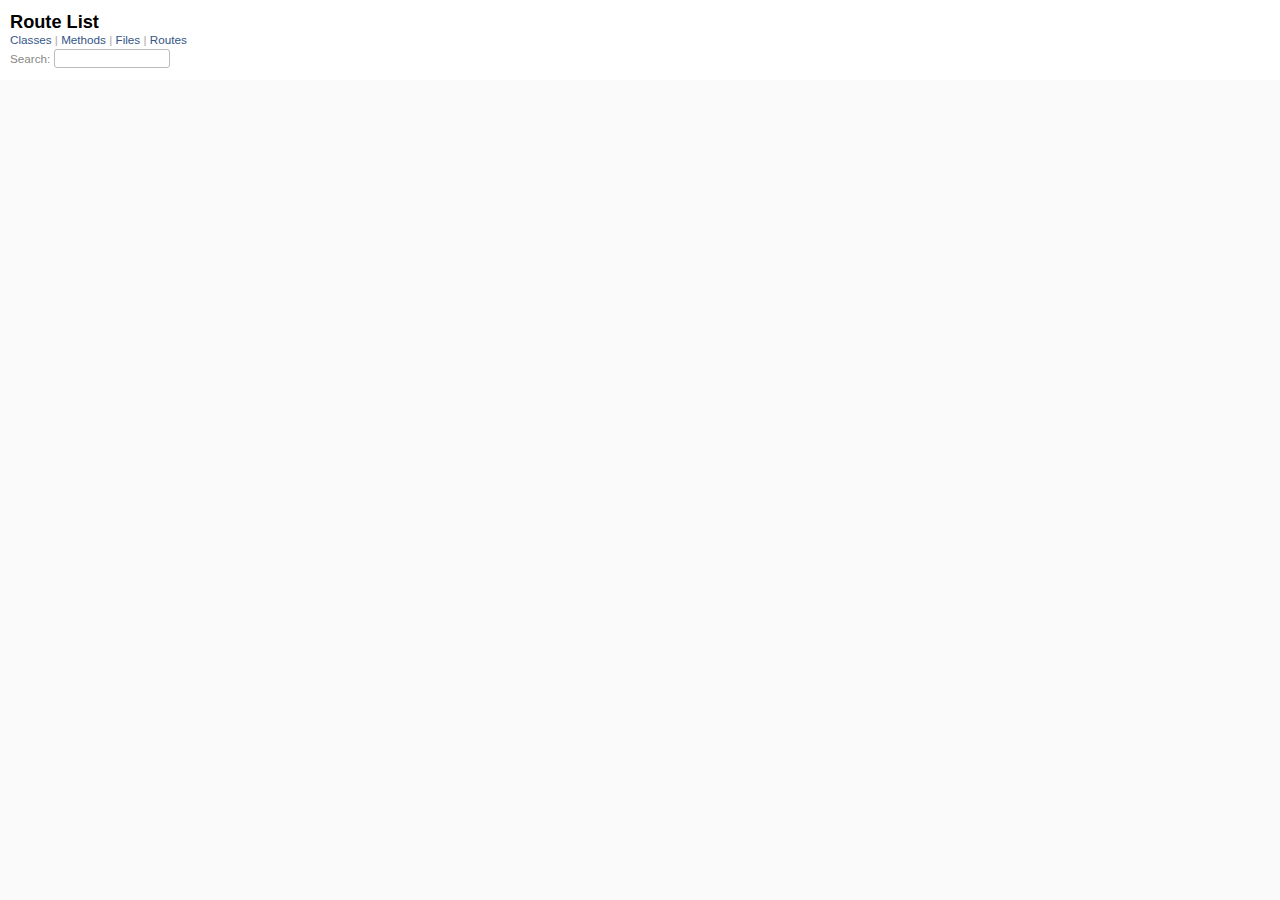
<file: doc/route_list.html>
<!DOCTYPE html>
<html>
  <head>
    <meta name="viewport" content="width=device-width, initial-scale=1.0">
    <meta charset="utf-8" />
    
      <link rel="stylesheet" href="css/full_list.css" type="text/css" media="screen" />
    
      <link rel="stylesheet" href="css/common.css" type="text/css" media="screen" />
    

    
      <script type="text/javascript" charset="utf-8" src="js/jquery.js"></script>
    
      <script type="text/javascript" charset="utf-8" src="js/full_list.js"></script>
    

    <title>Route List</title>
    <base id="base_target" target="_parent" />
  </head>
  <body>
    <div id="content">
      <div class="fixed_header">
        <h1 id="full_list_header">Route List</h1>
        <div id="full_list_nav">
          
            <span><a target="_self" href="class_list.html">
              Classes
            </a></span>
          
            <span><a target="_self" href="method_list.html">
              Methods
            </a></span>
          
            <span><a target="_self" href="file_list.html">
              Files
            </a></span>
          
            <span><a target="_self" href="route_list.html">
              Routes
            </a></span>
          
        </div>

        <div id="search">Search: <input type="text" /></div>
      </div>

      <ul id="full_list" class="class">
        


      </ul>
    </div>
  </body>
</html>
</file>
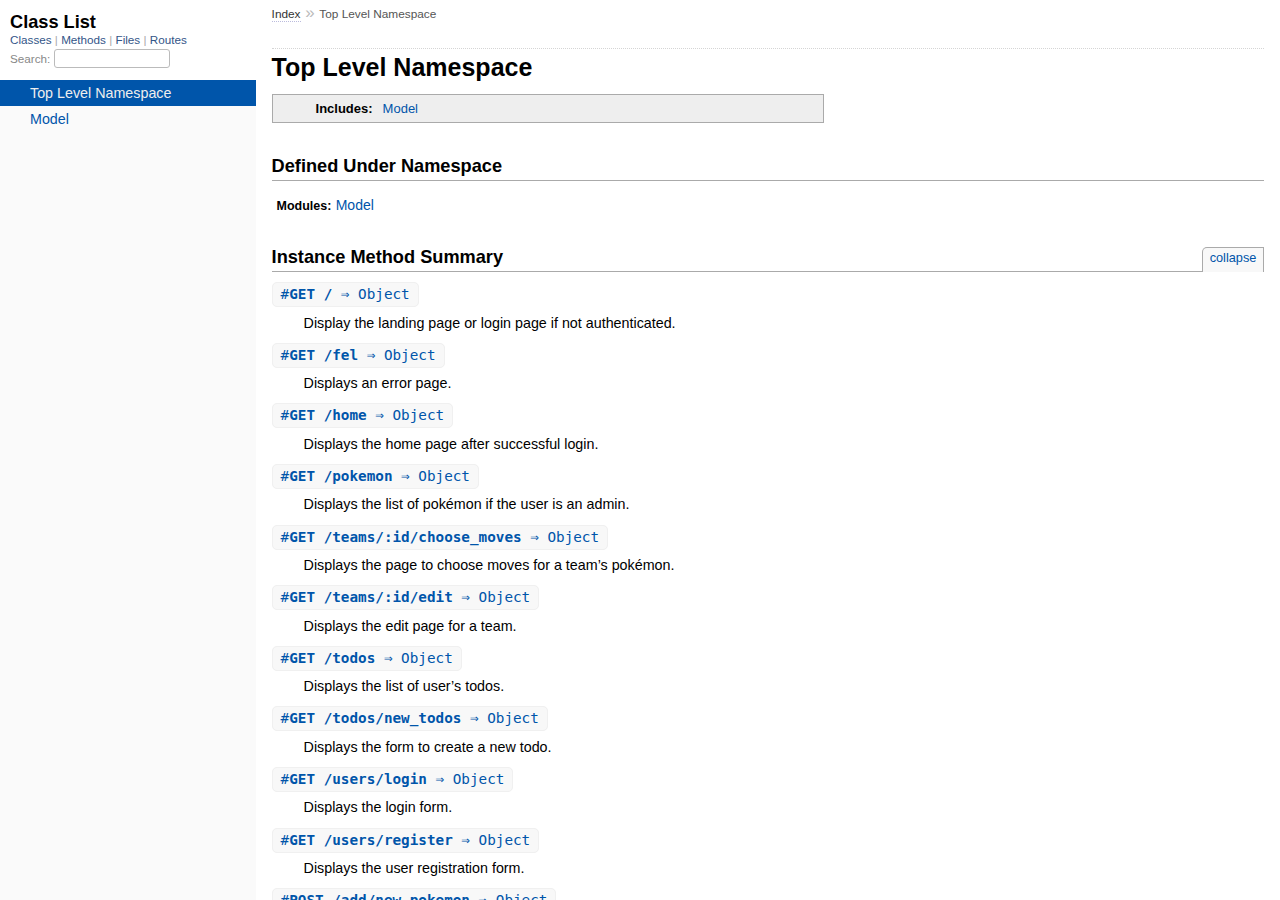
<file: doc/top-level-namespace.html>
<!DOCTYPE html>
<html>
  <head>
    <meta charset="utf-8">
<meta name="viewport" content="width=device-width, initial-scale=1.0">
<title>
  Top Level Namespace
  
    &mdash; Documentation by YARD 0.9.36
  
</title>

  <link rel="stylesheet" href="css/style.css" type="text/css" />

  <link rel="stylesheet" href="css/common.css" type="text/css" />

<script type="text/javascript">
  pathId = "";
  relpath = '';
</script>


  <script type="text/javascript" charset="utf-8" src="js/jquery.js"></script>

  <script type="text/javascript" charset="utf-8" src="js/app.js"></script>

  <script type="text/javascript" charset="utf-8" src="js/custom.js"></script>


  </head>
  <body>
    <div class="nav_wrap">
      <iframe id="nav" src="class_list.html?1"></iframe>
      <div id="resizer"></div>
    </div>

    <div id="main" tabindex="-1">
      <div id="header">
        <div id="menu">
  
    <a href="_index.html">Index</a> &raquo;
    
    
    <span class="title">Top Level Namespace</span>
  
</div>

        <div id="search">
  
    <a class="full_list_link" id="class_list_link"
        href="class_list.html">

        <svg width="24" height="24">
          <rect x="0" y="4" width="24" height="4" rx="1" ry="1"></rect>
          <rect x="0" y="12" width="24" height="4" rx="1" ry="1"></rect>
          <rect x="0" y="20" width="24" height="4" rx="1" ry="1"></rect>
        </svg>
    </a>
  
</div>
        <div class="clear"></div>
      </div>

      <div id="content"><h1>Top Level Namespace
  
  
  
</h1>
<div class="box_info">
  

  
  
  
  
  <dl>
      <dt>Includes:</dt>
      <dd><span class='object_link'><a href="Model.html" title="Model (module)">Model</a></span></dd>
  </dl>
  
  

  

  
</div>

<h2>Defined Under Namespace</h2>
<p class="children">
  
    
      <strong class="modules">Modules:</strong> <span class='object_link'><a href="Model.html" title="Model (module)">Model</a></span>
    
  
    
  
</p>







  
    <h2>
      Instance Method Summary
      <small><a href="#" class="summary_toggle">collapse</a></small>
    </h2>

    <ul class="summary">
      
        <li class="public ">
  <span class="summary_signature">
    
      <a href="top-level-namespace.html#GET__-instance_method" title="#GET / (instance method)">#<strong>GET /</strong>  &#x21d2; Object </a>
    

    
  </span>
  
  
  
  
  
  
  

  
    <span class="summary_desc"><div class='inline'>
<p>Display the landing page or login page if not authenticated.</p>
</div></span>
  
</li>

      
        <li class="public ">
  <span class="summary_signature">
    
      <a href="top-level-namespace.html#GET__fel-instance_method" title="#GET /fel (instance method)">#<strong>GET /fel</strong>  &#x21d2; Object </a>
    

    
  </span>
  
  
  
  
  
  
  

  
    <span class="summary_desc"><div class='inline'>
<p>Displays an error page.</p>
</div></span>
  
</li>

      
        <li class="public ">
  <span class="summary_signature">
    
      <a href="top-level-namespace.html#GET__home-instance_method" title="#GET /home (instance method)">#<strong>GET /home</strong>  &#x21d2; Object </a>
    

    
  </span>
  
  
  
  
  
  
  

  
    <span class="summary_desc"><div class='inline'>
<p>Displays the home page after successful login.</p>
</div></span>
  
</li>

      
        <li class="public ">
  <span class="summary_signature">
    
      <a href="top-level-namespace.html#GET__pokemon-instance_method" title="#GET /pokemon (instance method)">#<strong>GET /pokemon</strong>  &#x21d2; Object </a>
    

    
  </span>
  
  
  
  
  
  
  

  
    <span class="summary_desc"><div class='inline'>
<p>Displays the list of pokémon if the user is an admin.</p>
</div></span>
  
</li>

      
        <li class="public ">
  <span class="summary_signature">
    
      <a href="top-level-namespace.html#GET__teams__id_choose_moves-instance_method" title="#GET /teams/:id/choose_moves (instance method)">#<strong>GET /teams/:id/choose_moves</strong>  &#x21d2; Object </a>
    

    
  </span>
  
  
  
  
  
  
  

  
    <span class="summary_desc"><div class='inline'>
<p>Displays the page to choose moves for a team’s pokémon.</p>
</div></span>
  
</li>

      
        <li class="public ">
  <span class="summary_signature">
    
      <a href="top-level-namespace.html#GET__teams__id_edit-instance_method" title="#GET /teams/:id/edit (instance method)">#<strong>GET /teams/:id/edit</strong>  &#x21d2; Object </a>
    

    
  </span>
  
  
  
  
  
  
  

  
    <span class="summary_desc"><div class='inline'>
<p>Displays the edit page for a team.</p>
</div></span>
  
</li>

      
        <li class="public ">
  <span class="summary_signature">
    
      <a href="top-level-namespace.html#GET__todos-instance_method" title="#GET /todos (instance method)">#<strong>GET /todos</strong>  &#x21d2; Object </a>
    

    
  </span>
  
  
  
  
  
  
  

  
    <span class="summary_desc"><div class='inline'>
<p>Displays the list of user’s todos.</p>
</div></span>
  
</li>

      
        <li class="public ">
  <span class="summary_signature">
    
      <a href="top-level-namespace.html#GET__todos_new_todos-instance_method" title="#GET /todos/new_todos (instance method)">#<strong>GET /todos/new_todos</strong>  &#x21d2; Object </a>
    

    
  </span>
  
  
  
  
  
  
  

  
    <span class="summary_desc"><div class='inline'>
<p>Displays the form to create a new todo.</p>
</div></span>
  
</li>

      
        <li class="public ">
  <span class="summary_signature">
    
      <a href="top-level-namespace.html#GET__users_login-instance_method" title="#GET /users/login (instance method)">#<strong>GET /users/login</strong>  &#x21d2; Object </a>
    

    
  </span>
  
  
  
  
  
  
  

  
    <span class="summary_desc"><div class='inline'>
<p>Displays the login form.</p>
</div></span>
  
</li>

      
        <li class="public ">
  <span class="summary_signature">
    
      <a href="top-level-namespace.html#GET__users_register-instance_method" title="#GET /users/register (instance method)">#<strong>GET /users/register</strong>  &#x21d2; Object </a>
    

    
  </span>
  
  
  
  
  
  
  

  
    <span class="summary_desc"><div class='inline'>
<p>Displays the user registration form.</p>
</div></span>
  
</li>

      
        <li class="public ">
  <span class="summary_signature">
    
      <a href="top-level-namespace.html#POST__add_new_pokemon-instance_method" title="#POST /add/new_pokemon (instance method)">#<strong>POST /add/new_pokemon</strong>  &#x21d2; Object </a>
    

    
  </span>
  
  
  
  
  
  
  

  
    <span class="summary_desc"><div class='inline'>
<p>Adds a new pokémon to the database.</p>
</div></span>
  
</li>

      
        <li class="public ">
  <span class="summary_signature">
    
      <a href="top-level-namespace.html#POST__logout-instance_method" title="#POST /logout (instance method)">#<strong>POST /logout</strong>  &#x21d2; Object </a>
    

    
  </span>
  
  
  
  
  
  
  

  
    <span class="summary_desc"><div class='inline'>
<p>Logs out the current user by clearing the session.</p>
</div></span>
  
</li>

      
        <li class="public ">
  <span class="summary_signature">
    
      <a href="top-level-namespace.html#POST__register-instance_method" title="#POST /register (instance method)">#<strong>POST /register</strong>  &#x21d2; Object </a>
    

    
  </span>
  
  
  
  
  
  
  

  
    <span class="summary_desc"><div class='inline'>
<p>Registers a new user.</p>
</div></span>
  
</li>

      
        <li class="public ">
  <span class="summary_signature">
    
      <a href="top-level-namespace.html#POST__remove_pokemon__id-instance_method" title="#POST /remove_pokemon/:id (instance method)">#<strong>POST /remove_pokemon/:id</strong>  &#x21d2; Object </a>
    

    
  </span>
  
  
  
  
  
  
  

  
    <span class="summary_desc"><div class='inline'>
<p>Removes a pokémon from the database.</p>
</div></span>
  
</li>

      
        <li class="public ">
  <span class="summary_signature">
    
      <a href="top-level-namespace.html#POST__teams__id-instance_method" title="#POST /teams/:id (instance method)">#<strong>POST /teams/:id</strong>  &#x21d2; Object </a>
    

    
  </span>
  
  
  
  
  
  
  

  
    <span class="summary_desc"><div class='inline'>
<p>Updates the name of a team.</p>
</div></span>
  
</li>

      
        <li class="public ">
  <span class="summary_signature">
    
      <a href="top-level-namespace.html#POST__teams__id_add_pokemon-instance_method" title="#POST /teams/:id/add_pokemon (instance method)">#<strong>POST /teams/:id/add_pokemon</strong>  &#x21d2; Object </a>
    

    
  </span>
  
  
  
  
  
  
  

  
    <span class="summary_desc"><div class='inline'>
<p>Adds a pokémon to a team.</p>
</div></span>
  
</li>

      
        <li class="public ">
  <span class="summary_signature">
    
      <a href="top-level-namespace.html#POST__teams__id_remove_pokemon__pokemon_id-instance_method" title="#POST /teams/:id/remove_pokemon/:pokemon_id (instance method)">#<strong>POST /teams/:id/remove_pokemon/:pokemon_id</strong>  &#x21d2; Object </a>
    

    
  </span>
  
  
  
  
  
  
  

  
    <span class="summary_desc"><div class='inline'>
<p>Removes a pokémon from a team.</p>
</div></span>
  
</li>

      
        <li class="public ">
  <span class="summary_signature">
    
      <a href="top-level-namespace.html#POST__teams__team_id_add_move__pokemon_id-instance_method" title="#POST /teams/:team_id/add_move/:pokemon_id (instance method)">#<strong>POST /teams/:team_id/add_move/:pokemon_id</strong>  &#x21d2; Object </a>
    

    
  </span>
  
  
  
  
  
  
  

  
    <span class="summary_desc"><div class='inline'>
<p>Adds a move to a pokémon in a team.</p>
</div></span>
  
</li>

      
        <li class="public ">
  <span class="summary_signature">
    
      <a href="top-level-namespace.html#POST__todos__id_delete-instance_method" title="#POST /todos/:id/delete (instance method)">#<strong>POST /todos/:id/delete</strong>  &#x21d2; Object </a>
    

    
  </span>
  
  
  
  
  
  
  

  
    <span class="summary_desc"><div class='inline'>
<p>Deletes an existing todo.</p>
</div></span>
  
</li>

      
        <li class="public ">
  <span class="summary_signature">
    
      <a href="top-level-namespace.html#POST__todos__id_update-instance_method" title="#POST /todos/:id/update (instance method)">#<strong>POST /todos/:id/update</strong>  &#x21d2; Object </a>
    

    
  </span>
  
  
  
  
  
  
  

  
    <span class="summary_desc"><div class='inline'>
<p>Updates an existing todo.</p>
</div></span>
  
</li>

      
        <li class="public ">
  <span class="summary_signature">
    
      <a href="top-level-namespace.html#POST__todos_new_todos-instance_method" title="#POST /todos/new_todos (instance method)">#<strong>POST /todos/new_todos</strong>  &#x21d2; Object </a>
    

    
  </span>
  
  
  
  
  
  
  

  
    <span class="summary_desc"><div class='inline'>
<p>Creates a new todo.</p>
</div></span>
  
</li>

      
        <li class="public ">
  <span class="summary_signature">
    
      <a href="top-level-namespace.html#POST__users_login-instance_method" title="#POST /users/login (instance method)">#<strong>POST /users/login</strong>  &#x21d2; Object </a>
    

    
  </span>
  
  
  
  
  
  
  

  
    <span class="summary_desc"><div class='inline'>
<p>Authenticates the user based on username and password.</p>
</div></span>
  
</li>

      
    </ul>
  


  
  
  
  
  
  
  
  
  <h3 class="inherited">Methods included from <span class='object_link'><a href="Model.html" title="Model (module)">Model</a></span></h3>
  <p class="inherited"><span class='object_link'><a href="Model.html#add_move_to_pokemon-instance_method" title="Model#add_move_to_pokemon (method)">#add_move_to_pokemon</a></span>, <span class='object_link'><a href="Model.html#add_new_pokemon-instance_method" title="Model#add_new_pokemon (method)">#add_new_pokemon</a></span>, <span class='object_link'><a href="Model.html#add_pokemon_to_team-instance_method" title="Model#add_pokemon_to_team (method)">#add_pokemon_to_team</a></span>, <span class='object_link'><a href="Model.html#create_new_todo-instance_method" title="Model#create_new_todo (method)">#create_new_todo</a></span>, <span class='object_link'><a href="Model.html#delete_todo-instance_method" title="Model#delete_todo (method)">#delete_todo</a></span>, <span class='object_link'><a href="Model.html#display_choose_moves_page-instance_method" title="Model#display_choose_moves_page (method)">#display_choose_moves_page</a></span>, <span class='object_link'><a href="Model.html#display_pokemon_list-instance_method" title="Model#display_pokemon_list (method)">#display_pokemon_list</a></span>, <span class='object_link'><a href="Model.html#display_team_edit_page-instance_method" title="Model#display_team_edit_page (method)">#display_team_edit_page</a></span>, <span class='object_link'><a href="Model.html#display_user_todos-instance_method" title="Model#display_user_todos (method)">#display_user_todos</a></span>, <span class='object_link'><a href="Model.html#login_user-instance_method" title="Model#login_user (method)">#login_user</a></span>, <span class='object_link'><a href="Model.html#register_new_user-instance_method" title="Model#register_new_user (method)">#register_new_user</a></span>, <span class='object_link'><a href="Model.html#remove_pokemon-instance_method" title="Model#remove_pokemon (method)">#remove_pokemon</a></span>, <span class='object_link'><a href="Model.html#remove_pokemon_from_team-instance_method" title="Model#remove_pokemon_from_team (method)">#remove_pokemon_from_team</a></span>, <span class='object_link'><a href="Model.html#update_todo-instance_method" title="Model#update_todo (method)">#update_todo</a></span></p>


  <div id="instance_method_details" class="method_details_list">
    <h2>Instance Method Details</h2>

    
      <div class="method_details first">
  <h3 class="signature first" id="GET__-instance_method">
  
    #<strong>GET /</strong>  &#x21d2; <tt>Object</tt> 
  

  

  
</h3><div class="docstring">
  <div class="discussion">
    
<p>Display the landing page or login page if not authenticated</p>


  </div>
</div>
<div class="tags">
  



</div><table class="source_code">
  <tr>
    <td>
      <pre class="lines">


19
20
21</pre>
    </td>
    <td>
      <pre class="code"><span class="info file"># File 'app.rb', line 19</span>

<span class='id identifier rubyid_get'>get</span><span class='lparen'>(</span><span class='tstring'><span class='tstring_beg'>&#39;</span><span class='tstring_content'>/</span><span class='tstring_end'>&#39;</span></span><span class='rparen'>)</span> <span class='kw'>do</span> 
  <span class='id identifier rubyid_slim'>slim</span><span class='lparen'>(</span><span class='symbol'>:&quot;users/login&quot;</span><span class='rparen'>)</span>
<span class='kw'>end</span></pre>
    </td>
  </tr>
</table>
</div>
    
      <div class="method_details ">
  <h3 class="signature " id="GET__fel-instance_method">
  
    #<strong>GET /fel</strong>  &#x21d2; <tt>Object</tt> 
  

  

  
</h3><div class="docstring">
  <div class="discussion">
    
<p>Displays an error page</p>


  </div>
</div>
<div class="tags">
  



</div><table class="source_code">
  <tr>
    <td>
      <pre class="lines">


48
49
50</pre>
    </td>
    <td>
      <pre class="code"><span class="info file"># File 'app.rb', line 48</span>

<span class='id identifier rubyid_get'>get</span><span class='lparen'>(</span><span class='tstring'><span class='tstring_beg'>&#39;</span><span class='tstring_content'>/fel</span><span class='tstring_end'>&#39;</span></span><span class='rparen'>)</span> <span class='kw'>do</span>
  <span class='id identifier rubyid_slim'>slim</span><span class='lparen'>(</span><span class='symbol'>:fel</span><span class='rparen'>)</span>
<span class='kw'>end</span></pre>
    </td>
  </tr>
</table>
</div>
    
      <div class="method_details ">
  <h3 class="signature " id="GET__home-instance_method">
  
    #<strong>GET /home</strong>  &#x21d2; <tt>Object</tt> 
  

  

  
</h3><div class="docstring">
  <div class="discussion">
    
<p>Displays the home page after successful login</p>


  </div>
</div>
<div class="tags">
  



</div><table class="source_code">
  <tr>
    <td>
      <pre class="lines">


71
72
73</pre>
    </td>
    <td>
      <pre class="code"><span class="info file"># File 'app.rb', line 71</span>

<span class='id identifier rubyid_get'>get</span><span class='lparen'>(</span><span class='tstring'><span class='tstring_beg'>&#39;</span><span class='tstring_content'>/home</span><span class='tstring_end'>&#39;</span></span><span class='rparen'>)</span> <span class='kw'>do</span> 
  <span class='id identifier rubyid_slim'>slim</span><span class='lparen'>(</span><span class='symbol'>:home</span><span class='rparen'>)</span>
<span class='kw'>end</span></pre>
    </td>
  </tr>
</table>
</div>
    
      <div class="method_details ">
  <h3 class="signature " id="GET__pokemon-instance_method">
  
    #<strong>GET /pokemon</strong>  &#x21d2; <tt>Object</tt> 
  

  

  
</h3><div class="docstring">
  <div class="discussion">
    
<p>Displays the list of pokémon if the user is an admin</p>


  </div>
</div>
<div class="tags">
  

  <p class="tag_title">See Also:</p>
  <ul class="see">
    
      <li><span class='object_link'><a href="Model.html#display_pokemon_list-instance_method" title="Model#display_pokemon_list (method)">Model#display_pokemon_list</a></span></li>
    
  </ul>



</div><table class="source_code">
  <tr>
    <td>
      <pre class="lines">


78
79
80</pre>
    </td>
    <td>
      <pre class="code"><span class="info file"># File 'app.rb', line 78</span>

<span class='id identifier rubyid_get'>get</span><span class='lparen'>(</span><span class='tstring'><span class='tstring_beg'>&#39;</span><span class='tstring_content'>/pokemon</span><span class='tstring_end'>&#39;</span></span><span class='rparen'>)</span> <span class='kw'>do</span>
  <span class='id identifier rubyid_display_pokemon_list'><span class='object_link'><a href="Model.html#display_pokemon_list-instance_method" title="Model#display_pokemon_list (method)">display_pokemon_list</a></span></span>
<span class='kw'>end</span></pre>
    </td>
  </tr>
</table>
</div>
    
      <div class="method_details ">
  <h3 class="signature " id="GET__teams__id_choose_moves-instance_method">
  
    #<strong>GET /teams/:id/choose_moves</strong>  &#x21d2; <tt>Object</tt> 
  

  

  
</h3><div class="docstring">
  <div class="discussion">
    
<p>Displays the page to choose moves for a team’s pokémon</p>


  </div>
</div>
<div class="tags">
  <p class="tag_title">Parameters:</p>
<ul class="param">
  
    <li>
      
        <span class='name'>id,</span>
      
      
        <span class='type'>(<tt>Integer</tt>)</span>
      
      
      
        &mdash;
        <div class='inline'>
<p>The id of the team</p>
</div>
      
    </li>
  
</ul>


  <p class="tag_title">See Also:</p>
  <ul class="see">
    
      <li><span class='object_link'><a href="Model.html#display_choose_moves_page-instance_method" title="Model#display_choose_moves_page (method)">Model#display_choose_moves_page</a></span></li>
    
  </ul>



</div><table class="source_code">
  <tr>
    <td>
      <pre class="lines">


186
187
188</pre>
    </td>
    <td>
      <pre class="code"><span class="info file"># File 'app.rb', line 186</span>

<span class='id identifier rubyid_get'>get</span><span class='lparen'>(</span><span class='tstring'><span class='tstring_beg'>&#39;</span><span class='tstring_content'>/teams/:id/choose_moves</span><span class='tstring_end'>&#39;</span></span><span class='rparen'>)</span> <span class='kw'>do</span>
  <span class='id identifier rubyid_display_choose_moves_page'><span class='object_link'><a href="Model.html#display_choose_moves_page-instance_method" title="Model#display_choose_moves_page (method)">display_choose_moves_page</a></span></span><span class='lparen'>(</span><span class='id identifier rubyid_params'>params</span><span class='lbracket'>[</span><span class='symbol'>:id</span><span class='rbracket'>]</span><span class='rparen'>)</span>
<span class='kw'>end</span></pre>
    </td>
  </tr>
</table>
</div>
    
      <div class="method_details ">
  <h3 class="signature " id="GET__teams__id_edit-instance_method">
  
    #<strong>GET /teams/:id/edit</strong>  &#x21d2; <tt>Object</tt> 
  

  

  
</h3><div class="docstring">
  <div class="discussion">
    
<p>Displays the edit page for a team</p>


  </div>
</div>
<div class="tags">
  <p class="tag_title">Parameters:</p>
<ul class="param">
  
    <li>
      
        <span class='name'>id,</span>
      
      
        <span class='type'>(<tt>Integer</tt>)</span>
      
      
      
        &mdash;
        <div class='inline'>
<p>The id of the team</p>
</div>
      
    </li>
  
</ul>


  <p class="tag_title">See Also:</p>
  <ul class="see">
    
      <li><span class='object_link'><a href="Model.html#display_team_edit_page-instance_method" title="Model#display_team_edit_page (method)">Model#display_team_edit_page</a></span></li>
    
  </ul>



</div><table class="source_code">
  <tr>
    <td>
      <pre class="lines">


146
147
148</pre>
    </td>
    <td>
      <pre class="code"><span class="info file"># File 'app.rb', line 146</span>

<span class='id identifier rubyid_get'>get</span><span class='lparen'>(</span><span class='tstring'><span class='tstring_beg'>&#39;</span><span class='tstring_content'>/teams/:id/edit</span><span class='tstring_end'>&#39;</span></span><span class='rparen'>)</span> <span class='kw'>do</span>
  <span class='id identifier rubyid_display_team_edit_page'><span class='object_link'><a href="Model.html#display_team_edit_page-instance_method" title="Model#display_team_edit_page (method)">display_team_edit_page</a></span></span><span class='lparen'>(</span><span class='id identifier rubyid_params'>params</span><span class='lbracket'>[</span><span class='symbol'>:id</span><span class='rbracket'>]</span><span class='rparen'>)</span>
<span class='kw'>end</span></pre>
    </td>
  </tr>
</table>
</div>
    
      <div class="method_details ">
  <h3 class="signature " id="GET__todos-instance_method">
  
    #<strong>GET /todos</strong>  &#x21d2; <tt>Object</tt> 
  

  

  
</h3><div class="docstring">
  <div class="discussion">
    
<p>Displays the list of user’s todos</p>


  </div>
</div>
<div class="tags">
  

  <p class="tag_title">See Also:</p>
  <ul class="see">
    
      <li><span class='object_link'><a href="Model.html#display_user_todos-instance_method" title="Model#display_user_todos (method)">Model#display_user_todos</a></span></li>
    
  </ul>



</div><table class="source_code">
  <tr>
    <td>
      <pre class="lines">


103
104
105</pre>
    </td>
    <td>
      <pre class="code"><span class="info file"># File 'app.rb', line 103</span>

<span class='id identifier rubyid_get'>get</span><span class='lparen'>(</span><span class='tstring'><span class='tstring_beg'>&#39;</span><span class='tstring_content'>/todos</span><span class='tstring_end'>&#39;</span></span><span class='rparen'>)</span> <span class='kw'>do</span>
  <span class='id identifier rubyid_display_user_todos'><span class='object_link'><a href="Model.html#display_user_todos-instance_method" title="Model#display_user_todos (method)">display_user_todos</a></span></span>
<span class='kw'>end</span></pre>
    </td>
  </tr>
</table>
</div>
    
      <div class="method_details ">
  <h3 class="signature " id="GET__todos_new_todos-instance_method">
  
    #<strong>GET /todos/new_todos</strong>  &#x21d2; <tt>Object</tt> 
  

  

  
</h3><div class="docstring">
  <div class="discussion">
    
<p>Displays the form to create a new todo</p>


  </div>
</div>
<div class="tags">
  



</div><table class="source_code">
  <tr>
    <td>
      <pre class="lines">


109
110
111</pre>
    </td>
    <td>
      <pre class="code"><span class="info file"># File 'app.rb', line 109</span>

<span class='id identifier rubyid_get'>get</span><span class='lparen'>(</span><span class='tstring'><span class='tstring_beg'>&#39;</span><span class='tstring_content'>/todos/new_todos</span><span class='tstring_end'>&#39;</span></span><span class='rparen'>)</span> <span class='kw'>do</span>
  <span class='id identifier rubyid_slim'>slim</span><span class='lparen'>(</span><span class='symbol'>:&quot;todos/new_todos&quot;</span><span class='rparen'>)</span>
<span class='kw'>end</span></pre>
    </td>
  </tr>
</table>
</div>
    
      <div class="method_details ">
  <h3 class="signature " id="GET__users_login-instance_method">
  
    #<strong>GET /users/login</strong>  &#x21d2; <tt>Object</tt> 
  

  

  
</h3><div class="docstring">
  <div class="discussion">
    
<p>Displays the login form</p>


  </div>
</div>
<div class="tags">
  



</div><table class="source_code">
  <tr>
    <td>
      <pre class="lines">


25
26
27</pre>
    </td>
    <td>
      <pre class="code"><span class="info file"># File 'app.rb', line 25</span>

<span class='id identifier rubyid_get'>get</span><span class='lparen'>(</span><span class='tstring'><span class='tstring_beg'>&#39;</span><span class='tstring_content'>/users/login</span><span class='tstring_end'>&#39;</span></span><span class='rparen'>)</span> <span class='kw'>do</span>
  <span class='id identifier rubyid_slim'>slim</span><span class='lparen'>(</span><span class='symbol'>:&quot;users/login&quot;</span><span class='rparen'>)</span>
<span class='kw'>end</span></pre>
    </td>
  </tr>
</table>
</div>
    
      <div class="method_details ">
  <h3 class="signature " id="GET__users_register-instance_method">
  
    #<strong>GET /users/register</strong>  &#x21d2; <tt>Object</tt> 
  

  

  
</h3><div class="docstring">
  <div class="discussion">
    
<p>Displays the user registration form</p>


  </div>
</div>
<div class="tags">
  



</div><table class="source_code">
  <tr>
    <td>
      <pre class="lines">


54
55
56</pre>
    </td>
    <td>
      <pre class="code"><span class="info file"># File 'app.rb', line 54</span>

<span class='id identifier rubyid_get'>get</span><span class='lparen'>(</span><span class='tstring'><span class='tstring_beg'>&#39;</span><span class='tstring_content'>/users/register</span><span class='tstring_end'>&#39;</span></span><span class='rparen'>)</span> <span class='kw'>do</span>
  <span class='id identifier rubyid_slim'>slim</span><span class='lparen'>(</span><span class='symbol'>:&quot;users/register&quot;</span><span class='rparen'>)</span>
<span class='kw'>end</span></pre>
    </td>
  </tr>
</table>
</div>
    
      <div class="method_details ">
  <h3 class="signature " id="POST__add_new_pokemon-instance_method">
  
    #<strong>POST /add/new_pokemon</strong>  &#x21d2; <tt>Object</tt> 
  

  

  
</h3><div class="docstring">
  <div class="discussion">
    
<p>Adds a new pokémon to the database</p>


  </div>
</div>
<div class="tags">
  <p class="tag_title">Parameters:</p>
<ul class="param">
  
    <li>
      
        <span class='name'>pokemon_name,</span>
      
      
        <span class='type'>(<tt>String</tt>)</span>
      
      
      
        &mdash;
        <div class='inline'>
<p>The name of the new pokémon</p>
</div>
      
    </li>
  
</ul>


  <p class="tag_title">See Also:</p>
  <ul class="see">
    
      <li><span class='object_link'><a href="Model.html#add_new_pokemon-instance_method" title="Model#add_new_pokemon (method)">Model#add_new_pokemon</a></span></li>
    
  </ul>



</div><table class="source_code">
  <tr>
    <td>
      <pre class="lines">


96
97
98</pre>
    </td>
    <td>
      <pre class="code"><span class="info file"># File 'app.rb', line 96</span>

<span class='id identifier rubyid_post'>post</span><span class='lparen'>(</span><span class='tstring'><span class='tstring_beg'>&#39;</span><span class='tstring_content'>/add/new_pokemon</span><span class='tstring_end'>&#39;</span></span><span class='rparen'>)</span> <span class='kw'>do</span>
  <span class='id identifier rubyid_add_new_pokemon'><span class='object_link'><a href="Model.html#add_new_pokemon-instance_method" title="Model#add_new_pokemon (method)">add_new_pokemon</a></span></span><span class='lparen'>(</span><span class='id identifier rubyid_params'>params</span><span class='lbracket'>[</span><span class='symbol'>:pokemon_name</span><span class='rbracket'>]</span><span class='rparen'>)</span>
<span class='kw'>end</span></pre>
    </td>
  </tr>
</table>
</div>
    
      <div class="method_details ">
  <h3 class="signature " id="POST__logout-instance_method">
  
    #<strong>POST /logout</strong>  &#x21d2; <tt>Object</tt> 
  

  

  
</h3><div class="docstring">
  <div class="discussion">
    
<p>Logs out the current user by clearing the session</p>


  </div>
</div>
<div class="tags">
  



</div><table class="source_code">
  <tr>
    <td>
      <pre class="lines">


31
32
33
34</pre>
    </td>
    <td>
      <pre class="code"><span class="info file"># File 'app.rb', line 31</span>

<span class='id identifier rubyid_post'>post</span><span class='lparen'>(</span><span class='tstring'><span class='tstring_beg'>&#39;</span><span class='tstring_content'>/logout</span><span class='tstring_end'>&#39;</span></span><span class='rparen'>)</span> <span class='kw'>do</span>
  <span class='id identifier rubyid_session'>session</span><span class='period'>.</span><span class='id identifier rubyid_clear'>clear</span>
  <span class='id identifier rubyid_redirect'>redirect</span><span class='lparen'>(</span><span class='tstring'><span class='tstring_beg'>&#39;</span><span class='tstring_content'>/</span><span class='tstring_end'>&#39;</span></span><span class='rparen'>)</span> 
<span class='kw'>end</span></pre>
    </td>
  </tr>
</table>
</div>
    
      <div class="method_details ">
  <h3 class="signature " id="POST__register-instance_method">
  
    #<strong>POST /register</strong>  &#x21d2; <tt>Object</tt> 
  

  

  
</h3><div class="docstring">
  <div class="discussion">
    
<p>Registers a new user</p>


  </div>
</div>
<div class="tags">
  <p class="tag_title">Parameters:</p>
<ul class="param">
  
    <li>
      
        <span class='name'>username,</span>
      
      
        <span class='type'>(<tt>String</tt>)</span>
      
      
      
        &mdash;
        <div class='inline'>
<p>The username of the new user</p>
</div>
      
    </li>
  
    <li>
      
        <span class='name'>password,</span>
      
      
        <span class='type'>(<tt>String</tt>)</span>
      
      
      
        &mdash;
        <div class='inline'>
<p>The password of the new user</p>
</div>
      
    </li>
  
    <li>
      
        <span class='name'>confirm_password,</span>
      
      
        <span class='type'>(<tt>String</tt>)</span>
      
      
      
        &mdash;
        <div class='inline'>
<p>The confirmation of the password</p>
</div>
      
    </li>
  
</ul>


  <p class="tag_title">See Also:</p>
  <ul class="see">
    
      <li><span class='object_link'><a href="Model.html#register_new_user-instance_method" title="Model#register_new_user (method)">Model#register_new_user</a></span></li>
    
  </ul>



</div><table class="source_code">
  <tr>
    <td>
      <pre class="lines">


65
66
67</pre>
    </td>
    <td>
      <pre class="code"><span class="info file"># File 'app.rb', line 65</span>

<span class='id identifier rubyid_post'>post</span><span class='lparen'>(</span><span class='tstring'><span class='tstring_beg'>&#39;</span><span class='tstring_content'>/register</span><span class='tstring_end'>&#39;</span></span><span class='rparen'>)</span> <span class='kw'>do</span>
  <span class='id identifier rubyid_register_new_user'><span class='object_link'><a href="Model.html#register_new_user-instance_method" title="Model#register_new_user (method)">register_new_user</a></span></span><span class='lparen'>(</span><span class='id identifier rubyid_params'>params</span><span class='lbracket'>[</span><span class='symbol'>:username</span><span class='rbracket'>]</span><span class='comma'>,</span> <span class='id identifier rubyid_params'>params</span><span class='lbracket'>[</span><span class='symbol'>:password</span><span class='rbracket'>]</span><span class='comma'>,</span> <span class='id identifier rubyid_params'>params</span><span class='lbracket'>[</span><span class='symbol'>:confirm_password</span><span class='rbracket'>]</span><span class='rparen'>)</span>
<span class='kw'>end</span></pre>
    </td>
  </tr>
</table>
</div>
    
      <div class="method_details ">
  <h3 class="signature " id="POST__remove_pokemon__id-instance_method">
  
    #<strong>POST /remove_pokemon/:id</strong>  &#x21d2; <tt>Object</tt> 
  

  

  
</h3><div class="docstring">
  <div class="discussion">
    
<p>Removes a pokémon from the database</p>


  </div>
</div>
<div class="tags">
  <p class="tag_title">Parameters:</p>
<ul class="param">
  
    <li>
      
        <span class='name'>id,</span>
      
      
        <span class='type'>(<tt>Integer</tt>)</span>
      
      
      
        &mdash;
        <div class='inline'>
<p>The id of the pokémon to be removed</p>
</div>
      
    </li>
  
</ul>


  <p class="tag_title">See Also:</p>
  <ul class="see">
    
      <li><span class='object_link'><a href="Model.html#remove_pokemon-instance_method" title="Model#remove_pokemon (method)">Model#remove_pokemon</a></span></li>
    
  </ul>



</div><table class="source_code">
  <tr>
    <td>
      <pre class="lines">


87
88
89</pre>
    </td>
    <td>
      <pre class="code"><span class="info file"># File 'app.rb', line 87</span>

<span class='id identifier rubyid_post'>post</span><span class='lparen'>(</span><span class='tstring'><span class='tstring_beg'>&#39;</span><span class='tstring_content'>/remove_pokemon/:id</span><span class='tstring_end'>&#39;</span></span><span class='rparen'>)</span> <span class='kw'>do</span>
  <span class='id identifier rubyid_remove_pokemon'><span class='object_link'><a href="Model.html#remove_pokemon-instance_method" title="Model#remove_pokemon (method)">remove_pokemon</a></span></span><span class='lparen'>(</span><span class='id identifier rubyid_params'>params</span><span class='lbracket'>[</span><span class='symbol'>:id</span><span class='rbracket'>]</span><span class='rparen'>)</span>
<span class='kw'>end</span></pre>
    </td>
  </tr>
</table>
</div>
    
      <div class="method_details ">
  <h3 class="signature " id="POST__teams__id-instance_method">
  
    #<strong>POST /teams/:id</strong>  &#x21d2; <tt>Object</tt> 
  

  

  
</h3><div class="docstring">
  <div class="discussion">
    
<p>Updates the name of a team</p>


  </div>
</div>
<div class="tags">
  <p class="tag_title">Parameters:</p>
<ul class="param">
  
    <li>
      
        <span class='name'>id,</span>
      
      
        <span class='type'>(<tt>Integer</tt>)</span>
      
      
      
        &mdash;
        <div class='inline'>
<p>The id of the team</p>
</div>
      
    </li>
  
    <li>
      
        <span class='name'>team_name,</span>
      
      
        <span class='type'>(<tt>String</tt>)</span>
      
      
      
        &mdash;
        <div class='inline'>
<p>The updated name of the team</p>
</div>
      
    </li>
  
</ul>


  <p class="tag_title">See Also:</p>
  <ul class="see">
    
      <li>Model#update_team_name</li>
    
  </ul>



</div><table class="source_code">
  <tr>
    <td>
      <pre class="lines">


196
197
198</pre>
    </td>
    <td>
      <pre class="code"><span class="info file"># File 'app.rb', line 196</span>

<span class='id identifier rubyid_post'>post</span><span class='lparen'>(</span><span class='tstring'><span class='tstring_beg'>&#39;</span><span class='tstring_content'>/teams/:id</span><span class='tstring_end'>&#39;</span></span><span class='rparen'>)</span> <span class='kw'>do</span>
  <span class='id identifier rubyid_update_team_name'>update_team_name</span><span class='lparen'>(</span><span class='id identifier rubyid_params'>params</span><span class='lbracket'>[</span><span class='symbol'>:id</span><span class='rbracket'>]</span><span class='comma'>,</span> <span class='id identifier rubyid_params'>params</span><span class='lbracket'>[</span><span class='symbol'>:team_name</span><span class='rbracket'>]</span><span class='rparen'>)</span>
<span class='kw'>end</span></pre>
    </td>
  </tr>
</table>
</div>
    
      <div class="method_details ">
  <h3 class="signature " id="POST__teams__id_add_pokemon-instance_method">
  
    #<strong>POST /teams/:id/add_pokemon</strong>  &#x21d2; <tt>Object</tt> 
  

  

  
</h3><div class="docstring">
  <div class="discussion">
    
<p>Adds a pokémon to a team</p>


  </div>
</div>
<div class="tags">
  <p class="tag_title">Parameters:</p>
<ul class="param">
  
    <li>
      
        <span class='name'>id,</span>
      
      
        <span class='type'>(<tt>Integer</tt>)</span>
      
      
      
        &mdash;
        <div class='inline'>
<p>The id of the team</p>
</div>
      
    </li>
  
    <li>
      
        <span class='name'>pokemon_id,</span>
      
      
        <span class='type'>(<tt>Integer</tt>)</span>
      
      
      
        &mdash;
        <div class='inline'>
<p>The id of the pokémon</p>
</div>
      
    </li>
  
</ul>


  <p class="tag_title">See Also:</p>
  <ul class="see">
    
      <li><span class='object_link'><a href="Model.html#add_pokemon_to_team-instance_method" title="Model#add_pokemon_to_team (method)">Model#add_pokemon_to_team</a></span></li>
    
  </ul>



</div><table class="source_code">
  <tr>
    <td>
      <pre class="lines">


156
157
158</pre>
    </td>
    <td>
      <pre class="code"><span class="info file"># File 'app.rb', line 156</span>

<span class='id identifier rubyid_post'>post</span><span class='lparen'>(</span><span class='tstring'><span class='tstring_beg'>&#39;</span><span class='tstring_content'>/teams/:id/add_pokemon</span><span class='tstring_end'>&#39;</span></span><span class='rparen'>)</span> <span class='kw'>do</span>
  <span class='id identifier rubyid_add_pokemon_to_team'><span class='object_link'><a href="Model.html#add_pokemon_to_team-instance_method" title="Model#add_pokemon_to_team (method)">add_pokemon_to_team</a></span></span><span class='lparen'>(</span><span class='id identifier rubyid_params'>params</span><span class='lbracket'>[</span><span class='symbol'>:id</span><span class='rbracket'>]</span><span class='comma'>,</span> <span class='id identifier rubyid_params'>params</span><span class='lbracket'>[</span><span class='symbol'>:pokemon_id</span><span class='rbracket'>]</span><span class='rparen'>)</span>
<span class='kw'>end</span></pre>
    </td>
  </tr>
</table>
</div>
    
      <div class="method_details ">
  <h3 class="signature " id="POST__teams__id_remove_pokemon__pokemon_id-instance_method">
  
    #<strong>POST /teams/:id/remove_pokemon/:pokemon_id</strong>  &#x21d2; <tt>Object</tt> 
  

  

  
</h3><div class="docstring">
  <div class="discussion">
    
<p>Removes a pokémon from a team</p>


  </div>
</div>
<div class="tags">
  <p class="tag_title">Parameters:</p>
<ul class="param">
  
    <li>
      
        <span class='name'>id,</span>
      
      
        <span class='type'>(<tt>Integer</tt>)</span>
      
      
      
        &mdash;
        <div class='inline'>
<p>The id of the team</p>
</div>
      
    </li>
  
    <li>
      
        <span class='name'>pokemon_id,</span>
      
      
        <span class='type'>(<tt>Integer</tt>)</span>
      
      
      
        &mdash;
        <div class='inline'>
<p>The id of the pokémon to be removed</p>
</div>
      
    </li>
  
</ul>


  <p class="tag_title">See Also:</p>
  <ul class="see">
    
      <li><span class='object_link'><a href="Model.html#remove_pokemon_from_team-instance_method" title="Model#remove_pokemon_from_team (method)">Model#remove_pokemon_from_team</a></span></li>
    
  </ul>



</div><table class="source_code">
  <tr>
    <td>
      <pre class="lines">


166
167
168</pre>
    </td>
    <td>
      <pre class="code"><span class="info file"># File 'app.rb', line 166</span>

<span class='id identifier rubyid_post'>post</span><span class='lparen'>(</span><span class='tstring'><span class='tstring_beg'>&#39;</span><span class='tstring_content'>/teams/:id/remove_pokemon/:pokemon_id</span><span class='tstring_end'>&#39;</span></span><span class='rparen'>)</span> <span class='kw'>do</span>
  <span class='id identifier rubyid_remove_pokemon_from_team'><span class='object_link'><a href="Model.html#remove_pokemon_from_team-instance_method" title="Model#remove_pokemon_from_team (method)">remove_pokemon_from_team</a></span></span><span class='lparen'>(</span><span class='id identifier rubyid_params'>params</span><span class='lbracket'>[</span><span class='symbol'>:id</span><span class='rbracket'>]</span><span class='comma'>,</span> <span class='id identifier rubyid_params'>params</span><span class='lbracket'>[</span><span class='symbol'>:pokemon_id</span><span class='rbracket'>]</span><span class='rparen'>)</span>
<span class='kw'>end</span></pre>
    </td>
  </tr>
</table>
</div>
    
      <div class="method_details ">
  <h3 class="signature " id="POST__teams__team_id_add_move__pokemon_id-instance_method">
  
    #<strong>POST /teams/:team_id/add_move/:pokemon_id</strong>  &#x21d2; <tt>Object</tt> 
  

  

  
</h3><div class="docstring">
  <div class="discussion">
    
<p>Adds a move to a pokémon in a team</p>


  </div>
</div>
<div class="tags">
  <p class="tag_title">Parameters:</p>
<ul class="param">
  
    <li>
      
        <span class='name'>team_id,</span>
      
      
        <span class='type'>(<tt>Integer</tt>)</span>
      
      
      
        &mdash;
        <div class='inline'>
<p>The id of the team</p>
</div>
      
    </li>
  
    <li>
      
        <span class='name'>pokemon_id,</span>
      
      
        <span class='type'>(<tt>Integer</tt>)</span>
      
      
      
        &mdash;
        <div class='inline'>
<p>The id of the pokémon</p>
</div>
      
    </li>
  
    <li>
      
        <span class='name'>move_id,</span>
      
      
        <span class='type'>(<tt>Integer</tt>)</span>
      
      
      
        &mdash;
        <div class='inline'>
<p>The id of the move</p>
</div>
      
    </li>
  
</ul>


  <p class="tag_title">See Also:</p>
  <ul class="see">
    
      <li><span class='object_link'><a href="Model.html#add_move_to_pokemon-instance_method" title="Model#add_move_to_pokemon (method)">Model#add_move_to_pokemon</a></span></li>
    
  </ul>



</div><table class="source_code">
  <tr>
    <td>
      <pre class="lines">


177
178
179</pre>
    </td>
    <td>
      <pre class="code"><span class="info file"># File 'app.rb', line 177</span>

<span class='id identifier rubyid_post'>post</span><span class='lparen'>(</span><span class='tstring'><span class='tstring_beg'>&#39;</span><span class='tstring_content'>/teams/:team_id/add_move/:pokemon_id</span><span class='tstring_end'>&#39;</span></span><span class='rparen'>)</span> <span class='kw'>do</span>
  <span class='id identifier rubyid_add_move_to_pokemon'><span class='object_link'><a href="Model.html#add_move_to_pokemon-instance_method" title="Model#add_move_to_pokemon (method)">add_move_to_pokemon</a></span></span><span class='lparen'>(</span><span class='id identifier rubyid_params'>params</span><span class='lbracket'>[</span><span class='symbol'>:team_id</span><span class='rbracket'>]</span><span class='comma'>,</span> <span class='id identifier rubyid_params'>params</span><span class='lbracket'>[</span><span class='symbol'>:pokemon_id</span><span class='rbracket'>]</span><span class='comma'>,</span> <span class='id identifier rubyid_params'>params</span><span class='lbracket'>[</span><span class='symbol'>:move_id</span><span class='rbracket'>]</span><span class='rparen'>)</span>
<span class='kw'>end</span></pre>
    </td>
  </tr>
</table>
</div>
    
      <div class="method_details ">
  <h3 class="signature " id="POST__todos__id_delete-instance_method">
  
    #<strong>POST /todos/:id/delete</strong>  &#x21d2; <tt>Object</tt> 
  

  

  
</h3><div class="docstring">
  <div class="discussion">
    
<p>Deletes an existing todo</p>


  </div>
</div>
<div class="tags">
  <p class="tag_title">Parameters:</p>
<ul class="param">
  
    <li>
      
        <span class='name'>id,</span>
      
      
        <span class='type'>(<tt>Integer</tt>)</span>
      
      
      
        &mdash;
        <div class='inline'>
<p>The id of the todo to be deleted</p>
</div>
      
    </li>
  
</ul>


  <p class="tag_title">See Also:</p>
  <ul class="see">
    
      <li><span class='object_link'><a href="Model.html#delete_todo-instance_method" title="Model#delete_todo (method)">Model#delete_todo</a></span></li>
    
  </ul>



</div><table class="source_code">
  <tr>
    <td>
      <pre class="lines">


137
138
139</pre>
    </td>
    <td>
      <pre class="code"><span class="info file"># File 'app.rb', line 137</span>

<span class='id identifier rubyid_post'>post</span><span class='lparen'>(</span><span class='tstring'><span class='tstring_beg'>&#39;</span><span class='tstring_content'>/todos/:id/delete</span><span class='tstring_end'>&#39;</span></span><span class='rparen'>)</span> <span class='kw'>do</span> 
  <span class='id identifier rubyid_delete_todo'><span class='object_link'><a href="Model.html#delete_todo-instance_method" title="Model#delete_todo (method)">delete_todo</a></span></span><span class='lparen'>(</span><span class='id identifier rubyid_params'>params</span><span class='lbracket'>[</span><span class='symbol'>:id</span><span class='rbracket'>]</span><span class='rparen'>)</span>
<span class='kw'>end</span></pre>
    </td>
  </tr>
</table>
</div>
    
      <div class="method_details ">
  <h3 class="signature " id="POST__todos__id_update-instance_method">
  
    #<strong>POST /todos/:id/update</strong>  &#x21d2; <tt>Object</tt> 
  

  

  
</h3><div class="docstring">
  <div class="discussion">
    
<p>Updates an existing todo</p>


  </div>
</div>
<div class="tags">
  <p class="tag_title">Parameters:</p>
<ul class="param">
  
    <li>
      
        <span class='name'>id,</span>
      
      
        <span class='type'>(<tt>Integer</tt>)</span>
      
      
      
        &mdash;
        <div class='inline'>
<p>The id of the todo to be updated</p>
</div>
      
    </li>
  
    <li>
      
        <span class='name'>team_name,</span>
      
      
        <span class='type'>(<tt>String</tt>)</span>
      
      
      
        &mdash;
        <div class='inline'>
<p>The updated name of the team</p>
</div>
      
    </li>
  
</ul>


  <p class="tag_title">See Also:</p>
  <ul class="see">
    
      <li><span class='object_link'><a href="Model.html#update_todo-instance_method" title="Model#update_todo (method)">Model#update_todo</a></span></li>
    
  </ul>



</div><table class="source_code">
  <tr>
    <td>
      <pre class="lines">


128
129
130</pre>
    </td>
    <td>
      <pre class="code"><span class="info file"># File 'app.rb', line 128</span>

<span class='id identifier rubyid_post'>post</span><span class='lparen'>(</span><span class='tstring'><span class='tstring_beg'>&#39;</span><span class='tstring_content'>/todos/:id/update</span><span class='tstring_end'>&#39;</span></span><span class='rparen'>)</span> <span class='kw'>do</span> 
  <span class='id identifier rubyid_update_todo'><span class='object_link'><a href="Model.html#update_todo-instance_method" title="Model#update_todo (method)">update_todo</a></span></span><span class='lparen'>(</span><span class='id identifier rubyid_params'>params</span><span class='lbracket'>[</span><span class='symbol'>:id</span><span class='rbracket'>]</span><span class='comma'>,</span> <span class='id identifier rubyid_params'>params</span><span class='lbracket'>[</span><span class='symbol'>:team_name</span><span class='rbracket'>]</span><span class='rparen'>)</span>
<span class='kw'>end</span></pre>
    </td>
  </tr>
</table>
</div>
    
      <div class="method_details ">
  <h3 class="signature " id="POST__todos_new_todos-instance_method">
  
    #<strong>POST /todos/new_todos</strong>  &#x21d2; <tt>Object</tt> 
  

  

  
</h3><div class="docstring">
  <div class="discussion">
    
<p>Creates a new todo</p>


  </div>
</div>
<div class="tags">
  <p class="tag_title">Parameters:</p>
<ul class="param">
  
    <li>
      
        <span class='name'>team_name,</span>
      
      
        <span class='type'>(<tt>String</tt>)</span>
      
      
      
        &mdash;
        <div class='inline'>
<p>The name of the team for the todo</p>
</div>
      
    </li>
  
</ul>


  <p class="tag_title">See Also:</p>
  <ul class="see">
    
      <li><span class='object_link'><a href="Model.html#create_new_todo-instance_method" title="Model#create_new_todo (method)">Model#create_new_todo</a></span></li>
    
  </ul>



</div><table class="source_code">
  <tr>
    <td>
      <pre class="lines">


118
119
120</pre>
    </td>
    <td>
      <pre class="code"><span class="info file"># File 'app.rb', line 118</span>

<span class='id identifier rubyid_post'>post</span><span class='lparen'>(</span><span class='tstring'><span class='tstring_beg'>&#39;</span><span class='tstring_content'>/todos/new_todos</span><span class='tstring_end'>&#39;</span></span><span class='rparen'>)</span> <span class='kw'>do</span> 
  <span class='id identifier rubyid_create_new_todo'><span class='object_link'><a href="Model.html#create_new_todo-instance_method" title="Model#create_new_todo (method)">create_new_todo</a></span></span><span class='lparen'>(</span><span class='id identifier rubyid_params'>params</span><span class='lbracket'>[</span><span class='symbol'>:team_name</span><span class='rbracket'>]</span><span class='comma'>,</span> <span class='id identifier rubyid_session'>session</span><span class='lbracket'>[</span><span class='symbol'>:id</span><span class='rbracket'>]</span><span class='rparen'>)</span>
<span class='kw'>end</span></pre>
    </td>
  </tr>
</table>
</div>
    
      <div class="method_details ">
  <h3 class="signature " id="POST__users_login-instance_method">
  
    #<strong>POST /users/login</strong>  &#x21d2; <tt>Object</tt> 
  

  

  
</h3><div class="docstring">
  <div class="discussion">
    
<p>Authenticates the user based on username and password</p>


  </div>
</div>
<div class="tags">
  <p class="tag_title">Parameters:</p>
<ul class="param">
  
    <li>
      
        <span class='name'>username,</span>
      
      
        <span class='type'>(<tt>String</tt>)</span>
      
      
      
        &mdash;
        <div class='inline'>
<p>The username of the user</p>
</div>
      
    </li>
  
    <li>
      
        <span class='name'>password,</span>
      
      
        <span class='type'>(<tt>String</tt>)</span>
      
      
      
        &mdash;
        <div class='inline'>
<p>The password of the user</p>
</div>
      
    </li>
  
</ul>


  <p class="tag_title">See Also:</p>
  <ul class="see">
    
      <li><span class='object_link'><a href="Model.html#login_user-instance_method" title="Model#login_user (method)">Model#login_user</a></span></li>
    
  </ul>



</div><table class="source_code">
  <tr>
    <td>
      <pre class="lines">


42
43
44</pre>
    </td>
    <td>
      <pre class="code"><span class="info file"># File 'app.rb', line 42</span>

<span class='id identifier rubyid_post'>post</span><span class='lparen'>(</span><span class='tstring'><span class='tstring_beg'>&#39;</span><span class='tstring_content'>/users/login</span><span class='tstring_end'>&#39;</span></span><span class='rparen'>)</span> <span class='kw'>do</span>
  <span class='id identifier rubyid_login_user'><span class='object_link'><a href="Model.html#login_user-instance_method" title="Model#login_user (method)">login_user</a></span></span><span class='lparen'>(</span><span class='id identifier rubyid_params'>params</span><span class='lbracket'>[</span><span class='symbol'>:username</span><span class='rbracket'>]</span><span class='comma'>,</span> <span class='id identifier rubyid_params'>params</span><span class='lbracket'>[</span><span class='symbol'>:password</span><span class='rbracket'>]</span><span class='rparen'>)</span>
<span class='kw'>end</span></pre>
    </td>
  </tr>
</table>
</div>
    
  </div>

</div>

      <div id="footer">
  Generated on Thu Apr 11 23:34:27 2024 by
  <a href="https://yardoc.org" title="Yay! A Ruby Documentation Tool" target="_parent">yard</a>
  0.9.36 (ruby-3.2.2).
</div>

    </div>
  </body>
</html>
</file>
<file: doc/css/style.css>
html {
  width: 100%;
  height: 100%;
}
body {
  font-family: "Lucida Sans", "Lucida Grande", Verdana, Arial, sans-serif;
  font-size: 13px;
  width: 100%;
  margin: 0;
  padding: 0;
  display: flex;
  display: -webkit-flex;
  display: -ms-flexbox;
}

#nav {
  position: relative;
  width: 100%;
  height: 100%;
  border: 0;
  border-right: 1px dotted #eee;
  overflow: auto;
}
.nav_wrap {
  margin: 0;
  padding: 0;
  width: 20%;
  height: 100%;
  position: relative;
  display: flex;
  display: -webkit-flex;
  display: -ms-flexbox;
  flex-shrink: 0;
  -webkit-flex-shrink: 0;
  -ms-flex: 1 0;
}
#resizer {
  position: absolute;
  right: -5px;
  top: 0;
  width: 10px;
  height: 100%;
  cursor: col-resize;
  z-index: 9999;
}
#main {
  flex: 5 1;
  -webkit-flex: 5 1;
  -ms-flex: 5 1;
  outline: none;
  position: relative;
  background: #fff;
  padding: 1.2em;
  padding-top: 0.2em;
  box-sizing: border-box;
}

@media (max-width: 920px) {
  .nav_wrap { width: 100%; top: 0; right: 0; overflow: visible; position: absolute; }
  #resizer { display: none; }
  #nav {
    z-index: 9999;
    background: #fff;
    display: none;
    position: absolute;
    top: 40px;
    right: 12px;
    width: 500px;
    max-width: 80%;
    height: 80%;
    overflow-y: scroll;
    border: 1px solid #999;
    border-collapse: collapse;
    box-shadow: -7px 5px 25px #aaa;
    border-radius: 2px;
  }
}

@media (min-width: 920px) {
  body { height: 100%; overflow: hidden; }
  #main { height: 100%; overflow: auto; }
  #search { display: none; }
}

#main img { max-width: 100%; }
h1 { font-size: 25px; margin: 1em 0 0.5em; padding-top: 4px; border-top: 1px dotted #d5d5d5; }
h1.noborder { border-top: 0px; margin-top: 0; padding-top: 4px; }
h1.title { margin-bottom: 10px; }
h1.alphaindex { margin-top: 0; font-size: 22px; }
h2 {
  padding: 0;
  padding-bottom: 3px;
  border-bottom: 1px #aaa solid;
  font-size: 1.4em;
  margin: 1.8em 0 0.5em;
  position: relative;
}
h2 small { font-weight: normal; font-size: 0.7em; display: inline; position: absolute; right: 0; }
h2 small a {
  display: block;
  height: 20px;
  border: 1px solid #aaa;
  border-bottom: 0;
  border-top-left-radius: 5px;
  background: #f8f8f8;
  position: relative;
  padding: 2px 7px;
}
.clear { clear: both; }
.inline { display: inline; }
.inline p:first-child { display: inline; }
.docstring, .tags, #filecontents { font-size: 15px; line-height: 1.5145em; }
.docstring p > code, .docstring p > tt, .tags p > code, .tags p > tt {
  color: #c7254e; background: #f9f2f4; padding: 2px 4px; font-size: 1em;
  border-radius: 4px;
}
.docstring h1, .docstring h2, .docstring h3, .docstring h4 { padding: 0; border: 0; border-bottom: 1px dotted #bbb; }
.docstring h1 { font-size: 1.2em; }
.docstring h2 { font-size: 1.1em; }
.docstring h3, .docstring h4 { font-size: 1em; border-bottom: 0; padding-top: 10px; }
.summary_desc .object_link a, .docstring .object_link a {
  font-family: monospace; font-size: 1.05em;
  color: #05a; background: #EDF4FA; padding: 2px 4px; font-size: 1em;
  border-radius: 4px;
}
.rdoc-term { padding-right: 25px; font-weight: bold; }
.rdoc-list p { margin: 0; padding: 0; margin-bottom: 4px; }
.summary_desc pre.code .object_link a, .docstring pre.code .object_link a {
  padding: 0px; background: inherit; color: inherit; border-radius: inherit;
}

/* style for <table> */
#filecontents table, .docstring table { border-collapse: collapse; }
#filecontents table th, #filecontents table td,
.docstring table th, .docstring table td { border: 1px solid #ccc; padding: 8px; padding-right: 17px; }
#filecontents table tr:nth-child(odd),
.docstring table tr:nth-child(odd) { background: #eee; }
#filecontents table tr:nth-child(even),
.docstring table tr:nth-child(even) { background: #fff; }
#filecontents table th, .docstring table th { background: #fff; }

/* style for <ul> */
#filecontents li > p, .docstring li > p { margin: 0px; }
#filecontents ul, .docstring ul { padding-left: 20px; }
/* style for <dl> */
#filecontents dl, .docstring dl { border: 1px solid #ccc; }
#filecontents dt, .docstring dt { background: #ddd; font-weight: bold; padding: 3px 5px; }
#filecontents dd, .docstring dd { padding: 5px 0px; margin-left: 18px; }
#filecontents dd > p, .docstring dd > p { margin: 0px; }

.note {
  color: #222;
  margin: 20px 0;
  padding: 10px;
  border: 1px solid #eee;
  border-radius: 3px;
  display: block;
}
.docstring .note {
  border-left-color: #ccc;
  border-left-width: 5px;
}
.note.todo { background: #ffffc5; border-color: #ececaa; }
.note.returns_void { background: #efefef; }
.note.deprecated { background: #ffe5e5; border-color: #e9dada; }
.note.title.deprecated { background: #ffe5e5; border-color: #e9dada; }
.note.private { background: #ffffc5; border-color: #ececaa; }
.note.title { padding: 3px 6px; font-size: 0.9em; font-family: "Lucida Sans", "Lucida Grande", Verdana, Arial, sans-serif; display: inline; }
.summary_signature + .note.title { margin-left: 7px; }
h1 .note.title { font-size: 0.5em; font-weight: normal; padding: 3px 5px; position: relative; top: -3px; text-transform: capitalize; }
.note.title { background: #efefef; }
.note.title.constructor { color: #fff; background: #6a98d6; border-color: #6689d6; }
.note.title.writeonly { color: #fff; background: #45a638; border-color: #2da31d; }
.note.title.readonly { color: #fff; background: #6a98d6; border-color: #6689d6; }
.note.title.private { background: #d5d5d5; border-color: #c5c5c5; }
.note.title.not_defined_here { background: transparent; border: none; font-style: italic; }
.discussion .note { margin-top: 6px; }
.discussion .note:first-child { margin-top: 0; }

h3.inherited {
  font-style: italic;
  font-family: "Lucida Sans", "Lucida Grande", Verdana, Arial, sans-serif;
  font-weight: normal;
  padding: 0;
  margin: 0;
  margin-top: 12px;
  margin-bottom: 3px;
  font-size: 13px;
}
p.inherited {
  padding: 0;
  margin: 0;
  margin-left: 25px;
}

.box_info dl {
  margin: 0;
  border: 0;
  width: 100%;
  font-size: 1em;
  display: flex;
  display: -webkit-flex;
  display: -ms-flexbox;
}
.box_info dl dt {
  flex-shrink: 0;
  -webkit-flex-shrink: 1;
  -ms-flex-shrink: 1;
  width: 100px;
  text-align: right;
  font-weight: bold;
  border: 1px solid #aaa;
  border-width: 1px 0px 0px 1px;
  padding: 6px 0;
  padding-right: 10px;
}
.box_info dl dd {
  flex-grow: 1;
  -webkit-flex-grow: 1;
  -ms-flex: 1;
  max-width: 420px;
  padding: 6px 0;
  padding-right: 20px;
  border: 1px solid #aaa;
  border-width: 1px 1px 0 0;
  overflow: hidden;
  position: relative;
}
.box_info dl:last-child > * {
  border-bottom: 1px solid #aaa;
}
.box_info dl:nth-child(odd) > * { background: #eee; }
.box_info dl:nth-child(even) > * { background: #fff; }
.box_info dl > * { margin: 0; }

ul.toplevel { list-style: none; padding-left: 0; font-size: 1.1em; }
.index_inline_list { padding-left: 0; font-size: 1.1em; }

.index_inline_list li {
  list-style: none;
  display: inline-block;
  padding: 0 12px;
  line-height: 30px;
  margin-bottom: 5px;
}

dl.constants { margin-left: 10px; }
dl.constants dt { font-weight: bold; font-size: 1.1em; margin-bottom: 5px; }
dl.constants.compact dt { display: inline-block; font-weight: normal }
dl.constants dd { width: 75%; white-space: pre; font-family: monospace; margin-bottom: 18px; }
dl.constants .docstring .note:first-child { margin-top: 5px; }

.summary_desc {
  margin-left: 32px;
  display: block;
  font-family: sans-serif;
  font-size: 1.1em;
  margin-top: 8px;
  line-height: 1.5145em;
  margin-bottom: 0.8em;
}
.summary_desc tt { font-size: 0.9em; }
dl.constants .note { padding: 2px 6px; padding-right: 12px; margin-top: 6px; }
dl.constants .docstring { margin-left: 32px; font-size: 0.9em; font-weight: normal; }
dl.constants .tags { padding-left: 32px; font-size: 0.9em; line-height: 0.8em; }
dl.constants .discussion *:first-child { margin-top: 0; }
dl.constants .discussion *:last-child { margin-bottom: 0; }

.method_details { border-top: 1px dotted #ccc; margin-top: 25px; padding-top: 0; }
.method_details.first { border: 0; margin-top: 5px; }
.method_details.first h3.signature { margin-top: 1em; }
p.signature, h3.signature {
  font-size: 1.1em; font-weight: normal; font-family: Monaco, Consolas, Courier, monospace;
  padding: 6px 10px; margin-top: 1em;
  background: #E8F4FF; border: 1px solid #d8d8e5; border-radius: 5px;
}
p.signature tt,
h3.signature tt { font-family: Monaco, Consolas, Courier, monospace; }
p.signature .overload,
h3.signature .overload { display: block; }
p.signature .extras,
h3.signature .extras { font-weight: normal; font-family: sans-serif; color: #444; font-size: 1em; }
p.signature .not_defined_here,
h3.signature .not_defined_here,
p.signature .aliases,
h3.signature .aliases { display: block; font-weight: normal; font-size: 0.9em; font-family: sans-serif; margin-top: 0px; color: #555; }
p.signature .aliases .names,
h3.signature .aliases .names { font-family: Monaco, Consolas, Courier, monospace; font-weight: bold; color: #000; font-size: 1.2em; }

.tags .tag_title { font-size: 1.05em; margin-bottom: 0; font-weight: bold; }
.tags .tag_title tt { color: initial; padding: initial; background: initial; }
.tags ul { margin-top: 5px; padding-left: 30px; list-style: square; }
.tags ul li { margin-bottom: 3px; }
.tags ul .name { font-family: monospace; font-weight: bold; }
.tags ul .note { padding: 3px 6px; }
.tags { margin-bottom: 12px; }

.tags .examples .tag_title { margin-bottom: 10px; font-weight: bold; }
.tags .examples .inline p { padding: 0; margin: 0; font-weight: bold; font-size: 1em; }
.tags .examples .inline p:before { content: "▸"; font-size: 1em; margin-right: 5px; }

.tags .overload .overload_item { list-style: none; margin-bottom: 25px; }
.tags .overload .overload_item .signature {
  padding: 2px 8px;
  background: #F1F8FF; border: 1px solid #d8d8e5; border-radius: 3px;
}
.tags .overload .signature { margin-left: -15px; font-family: monospace; display: block; font-size: 1.1em; }
.tags .overload .docstring { margin-top: 15px; }

.defines { display: none; }

#method_missing_details .notice.this { position: relative; top: -8px; color: #888; padding: 0; margin: 0; }

.showSource { font-size: 0.9em; }
.showSource a, .showSource a:visited { text-decoration: none; color: #666; }

#content a, #content a:visited { text-decoration: none; color: #05a; }
#content a:hover { background: #ffffa5; }

ul.summary {
  list-style: none;
  font-family: monospace;
  font-size: 1em;
  line-height: 1.5em;
  padding-left: 0px;
}
ul.summary a, ul.summary a:visited {
  text-decoration: none; font-size: 1.1em;
}
ul.summary li { margin-bottom: 5px; }
.summary_signature { padding: 4px 8px; background: #f8f8f8; border: 1px solid #f0f0f0; border-radius: 5px; }
.summary_signature:hover { background: #CFEBFF; border-color: #A4CCDA; cursor: pointer; }
.summary_signature.deprecated { background: #ffe5e5; border-color: #e9dada; }
ul.summary.compact li { display: inline-block; margin: 0px 5px 0px 0px; line-height: 2.6em;}
ul.summary.compact .summary_signature { padding: 5px 7px; padding-right: 4px; }
#content .summary_signature:hover a,
#content .summary_signature:hover a:visited {
  background: transparent;
  color: #049;
}

p.inherited a { font-family: monospace; font-size: 0.9em; }
p.inherited { word-spacing: 5px; font-size: 1.2em; }

p.children { font-size: 1.2em; }
p.children a { font-size: 0.9em; }
p.children strong { font-size: 0.8em; }
p.children strong.modules { padding-left: 5px; }

ul.fullTree { display: none; padding-left: 0; list-style: none; margin-left: 0; margin-bottom: 10px; }
ul.fullTree ul { margin-left: 0; padding-left: 0; list-style: none; }
ul.fullTree li { text-align: center; padding-top: 18px; padding-bottom: 12px; background: url([data-uri]) no-repeat top center; }
ul.fullTree li:first-child { padding-top: 0; background: transparent; }
ul.fullTree li:last-child { padding-bottom: 0; }
.showAll ul.fullTree { display: block; }
.showAll .inheritName { display: none; }

#search { position: absolute; right: 12px; top: 0px; z-index: 9000; }
#search a {
  display: block; float: left;
  padding: 4px 8px; text-decoration: none; color: #05a; fill: #05a;
  border: 1px solid #d8d8e5;
  border-bottom-left-radius: 3px; border-bottom-right-radius: 3px;
  background: #F1F8FF;
  box-shadow: -1px 1px 3px #ddd;
}
#search a:hover { background: #f5faff; color: #06b; fill: #06b; }
#search a.active {
  background: #568; padding-bottom: 20px; color: #fff; fill: #fff;
  border: 1px solid #457;
  border-top-left-radius: 5px; border-top-right-radius: 5px;
}
#search a.inactive { color: #999; fill: #999; }
.inheritanceTree, .toggleDefines {
  float: right;
  border-left: 1px solid #aaa;
  position: absolute; top: 0; right: 0;
  height: 100%;
  background: #f6f6f6;
  padding: 5px;
  min-width: 55px;
  text-align: center;
}

#menu { font-size: 1.3em; color: #bbb; }
#menu .title, #menu a { font-size: 0.7em; }
#menu .title a { font-size: 1em; }
#menu .title { color: #555; }
#menu a, #menu a:visited { color: #333; text-decoration: none; border-bottom: 1px dotted #bbd; }
#menu a:hover { color: #05a; }

#footer { margin-top: 15px; border-top: 1px solid #ccc; text-align: center; padding: 7px 0; color: #999; }
#footer a, #footer a:visited { color: #444; text-decoration: none; border-bottom: 1px dotted #bbd; }
#footer a:hover { color: #05a; }

#listing ul.alpha { font-size: 1.1em; }
#listing ul.alpha { margin: 0; padding: 0; padding-bottom: 10px; list-style: none; }
#listing ul.alpha li.letter { font-size: 1.4em; padding-bottom: 10px; }
#listing ul.alpha ul { margin: 0; padding-left: 15px; }
#listing ul small { color: #666; font-size: 0.7em; }

li.r1 { background: #f0f0f0; }
li.r2 { background: #fafafa; }

#content ul.summary li.deprecated .summary_signature a,
#content ul.summary li.deprecated .summary_signature a:visited { text-decoration: line-through; font-style: italic; }

#toc {
  position: relative;
  float: right;
  overflow-x: auto;
  right: -3px;
  margin-left: 20px;
  margin-bottom: 20px;
  padding: 20px; padding-right: 30px;
  max-width: 300px;
  z-index: 5000;
  background: #fefefe;
  border: 1px solid #ddd;
  box-shadow: -2px 2px 6px #bbb;
}
#toc .title { margin: 0; }
#toc ol { padding-left: 1.8em; }
#toc li { font-size: 1.1em; line-height: 1.7em; }
#toc > ol > li { font-size: 1.1em; font-weight: bold; }
#toc ol > li > ol { font-size: 0.9em; }
#toc ol ol > li > ol { padding-left: 2.3em; }
#toc ol + li { margin-top: 0.3em; }
#toc.hidden { padding: 10px; background: #fefefe; box-shadow: none; }
#toc.hidden:hover { background: #fafafa; }
#filecontents h1 + #toc.nofloat { margin-top: 0; }
@media (max-width: 560px) {
  #toc {
    margin-left: 0;
    margin-top: 16px;
    float: none;
    max-width: none;
  }
}

/* syntax highlighting */
.source_code { display: none; padding: 3px 8px; border-left: 8px solid #ddd; margin-top: 5px; }
#filecontents pre.code, .docstring pre.code, .source_code pre { font-family: monospace; }
#filecontents pre.code, .docstring pre.code { display: block; }
.source_code .lines { padding-right: 12px; color: #555; text-align: right; }
#filecontents pre.code, .docstring pre.code,
.tags pre.example {
  padding: 9px 14px;
  margin-top: 4px;
  border: 1px solid #e1e1e8;
  background: #f7f7f9;
  border-radius: 4px;
  font-size: 1em;
  overflow-x: auto;
  line-height: 1.2em;
}
pre.code { color: #000; tab-size: 2; }
pre.code .info.file { color: #555; }
pre.code .val { color: #036A07; }
pre.code .tstring_content,
pre.code .heredoc_beg, pre.code .heredoc_end,
pre.code .qwords_beg, pre.code .qwords_end, pre.code .qwords_sep,
pre.code .words_beg, pre.code .words_end, pre.code .words_sep,
pre.code .qsymbols_beg, pre.code .qsymbols_end, pre.code .qsymbols_sep,
pre.code .symbols_beg, pre.code .symbols_end, pre.code .symbols_sep,
pre.code .tstring, pre.code .dstring { color: #036A07; }
pre.code .fid, pre.code .rubyid_new, pre.code .rubyid_to_s,
pre.code .rubyid_to_sym, pre.code .rubyid_to_f,
pre.code .dot + pre.code .id,
pre.code .rubyid_to_i pre.code .rubyid_each { color: #0085FF; }
pre.code .comment { color: #0066FF; }
pre.code .const, pre.code .constant { color: #585CF6; }
pre.code .label,
pre.code .symbol { color: #C5060B; }
pre.code .kw,
pre.code .rubyid_require,
pre.code .rubyid_extend,
pre.code .rubyid_include { color: #0000FF; }
pre.code .ivar { color: #318495; }
pre.code .gvar,
pre.code .rubyid_backref,
pre.code .rubyid_nth_ref { color: #6D79DE; }
pre.code .regexp, .dregexp { color: #036A07; }
pre.code a { border-bottom: 1px dotted #bbf; }
/* inline code */
*:not(pre) > code {
	padding: 1px 3px 1px 3px;
	border: 1px solid #E1E1E8;
	background: #F7F7F9;
	border-radius: 4px;
}

/* Color fix for links */
#content .summary_desc pre.code .id > .object_link a, /* identifier */
#content .docstring pre.code .id > .object_link a { color: #0085FF; }
#content .summary_desc pre.code .const > .object_link a, /* constant */
#content .docstring pre.code .const > .object_link a { color: #585CF6; }
</file>
<file: doc/css/common.css>
/* Override this file with custom rules */
</file>
<file: doc/css/full_list.css>
body {
  margin: 0;
  font-family: "Lucida Sans", "Lucida Grande", Verdana, Arial, sans-serif;
  font-size: 13px;
  height: 101%;
  overflow-x: hidden;
  background: #fafafa;
}

h1 { padding: 12px 10px; padding-bottom: 0; margin: 0; font-size: 1.4em; }
.clear { clear: both; }
.fixed_header { position: fixed; background: #fff; width: 100%; padding-bottom: 10px; margin-top: 0; top: 0; z-index: 9999; height: 70px; }
#search { position: absolute; right: 5px; top: 9px; padding-left: 24px; }
#content.insearch #search, #content.insearch #noresults { background: url([data-uri]) no-repeat center left; }
#full_list { padding: 0; list-style: none; margin-left: 0; margin-top: 80px; font-size: 1.1em; }
#full_list ul { padding: 0; }
#full_list li { padding: 0; margin: 0; list-style: none; }
#full_list li .item { padding: 5px 5px 5px 12px; }
#noresults { padding: 7px 12px; background: #fff; }
#content.insearch #noresults { margin-left: 7px; }
li.collapsed ul { display: none; }
li a.toggle { cursor: default; position: relative; left: -5px; top: 4px; text-indent: -999px; width: 10px; height: 9px; margin-left: -10px; display: block; float: left; background: url([data-uri]) no-repeat bottom left; }
li.collapsed a.toggle { opacity: 0.5; cursor: default; background-position: top left; }
li { color: #888; cursor: pointer; }
li.deprecated { text-decoration: line-through; font-style: italic; }
li.odd { background: #f0f0f0; }
li.even { background: #fafafa; }
.item:hover { background: #ddd; }
li small:before { content: "("; }
li small:after { content: ")"; }
li small.search_info { display: none; }
a, a:visited { text-decoration: none; color: #05a; }
li.clicked > .item { background: #05a; color: #ccc; }
li.clicked > .item a, li.clicked > .item a:visited { color: #eee; }
li.clicked > .item a.toggle { opacity: 0.5; background-position: bottom right; }
li.collapsed.clicked a.toggle { background-position: top right; }
#search input { border: 1px solid #bbb; border-radius: 3px; }
#full_list_nav { margin-left: 10px; font-size: 0.9em; display: block; color: #aaa; }
#full_list_nav a, #nav a:visited { color: #358; }
#full_list_nav a:hover { background: transparent; color: #5af; }
#full_list_nav span:after { content: ' | '; }
#full_list_nav span:last-child:after { content: ''; }

#content h1 { margin-top: 0; }
li { white-space: nowrap; cursor: normal; }
li small { display: block; font-size: 0.8em; }
li small:before { content: ""; }
li small:after { content: ""; }
li small.search_info { display: none; }
#search { width: 170px; position: static; margin: 3px; margin-left: 10px; font-size: 0.9em; color: #888; padding-left: 0; padding-right: 24px; }
#content.insearch #search { background-position: center right; }
#search input { width: 110px; }

#full_list.insearch ul { display: block; }
#full_list.insearch .item { display: none; }
#full_list.insearch .found { display: block; padding-left: 11px !important; }
#full_list.insearch li a.toggle { display: none; }
#full_list.insearch li small.search_info { display: block; }
</file>
